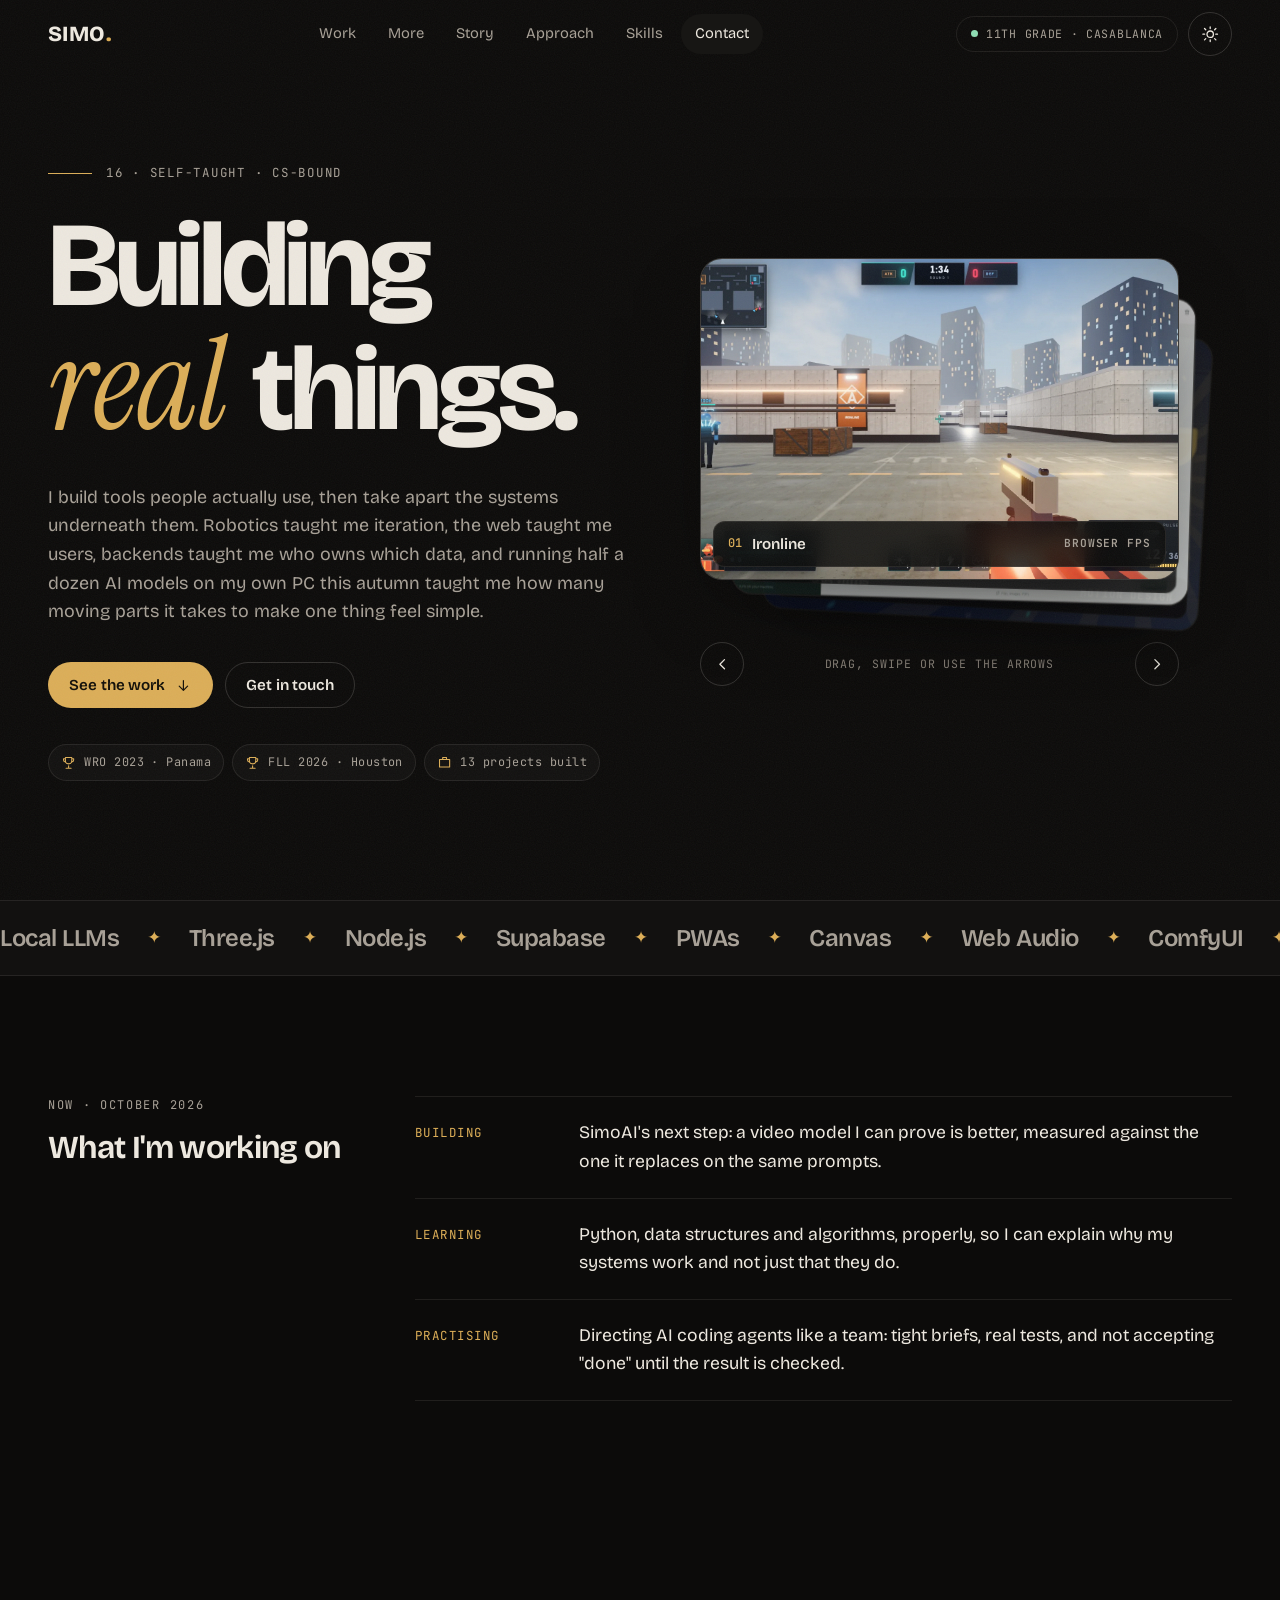
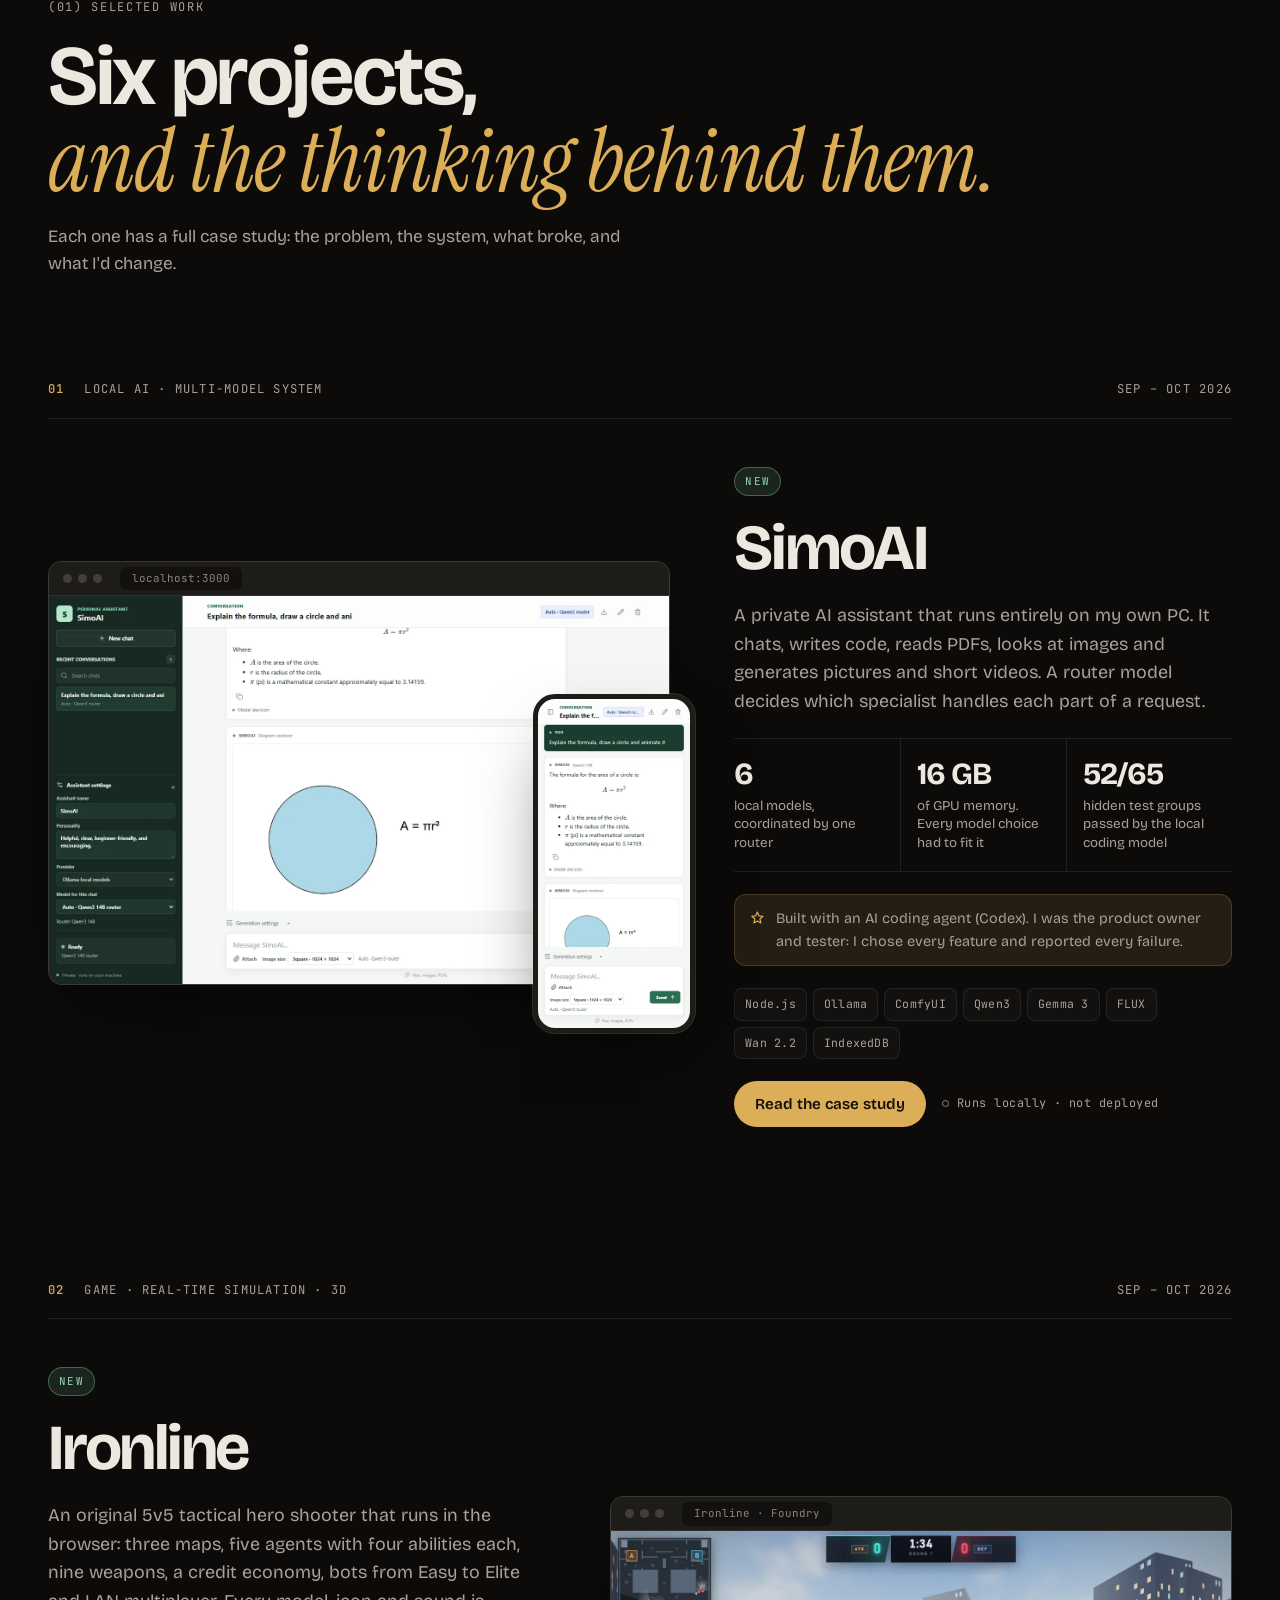
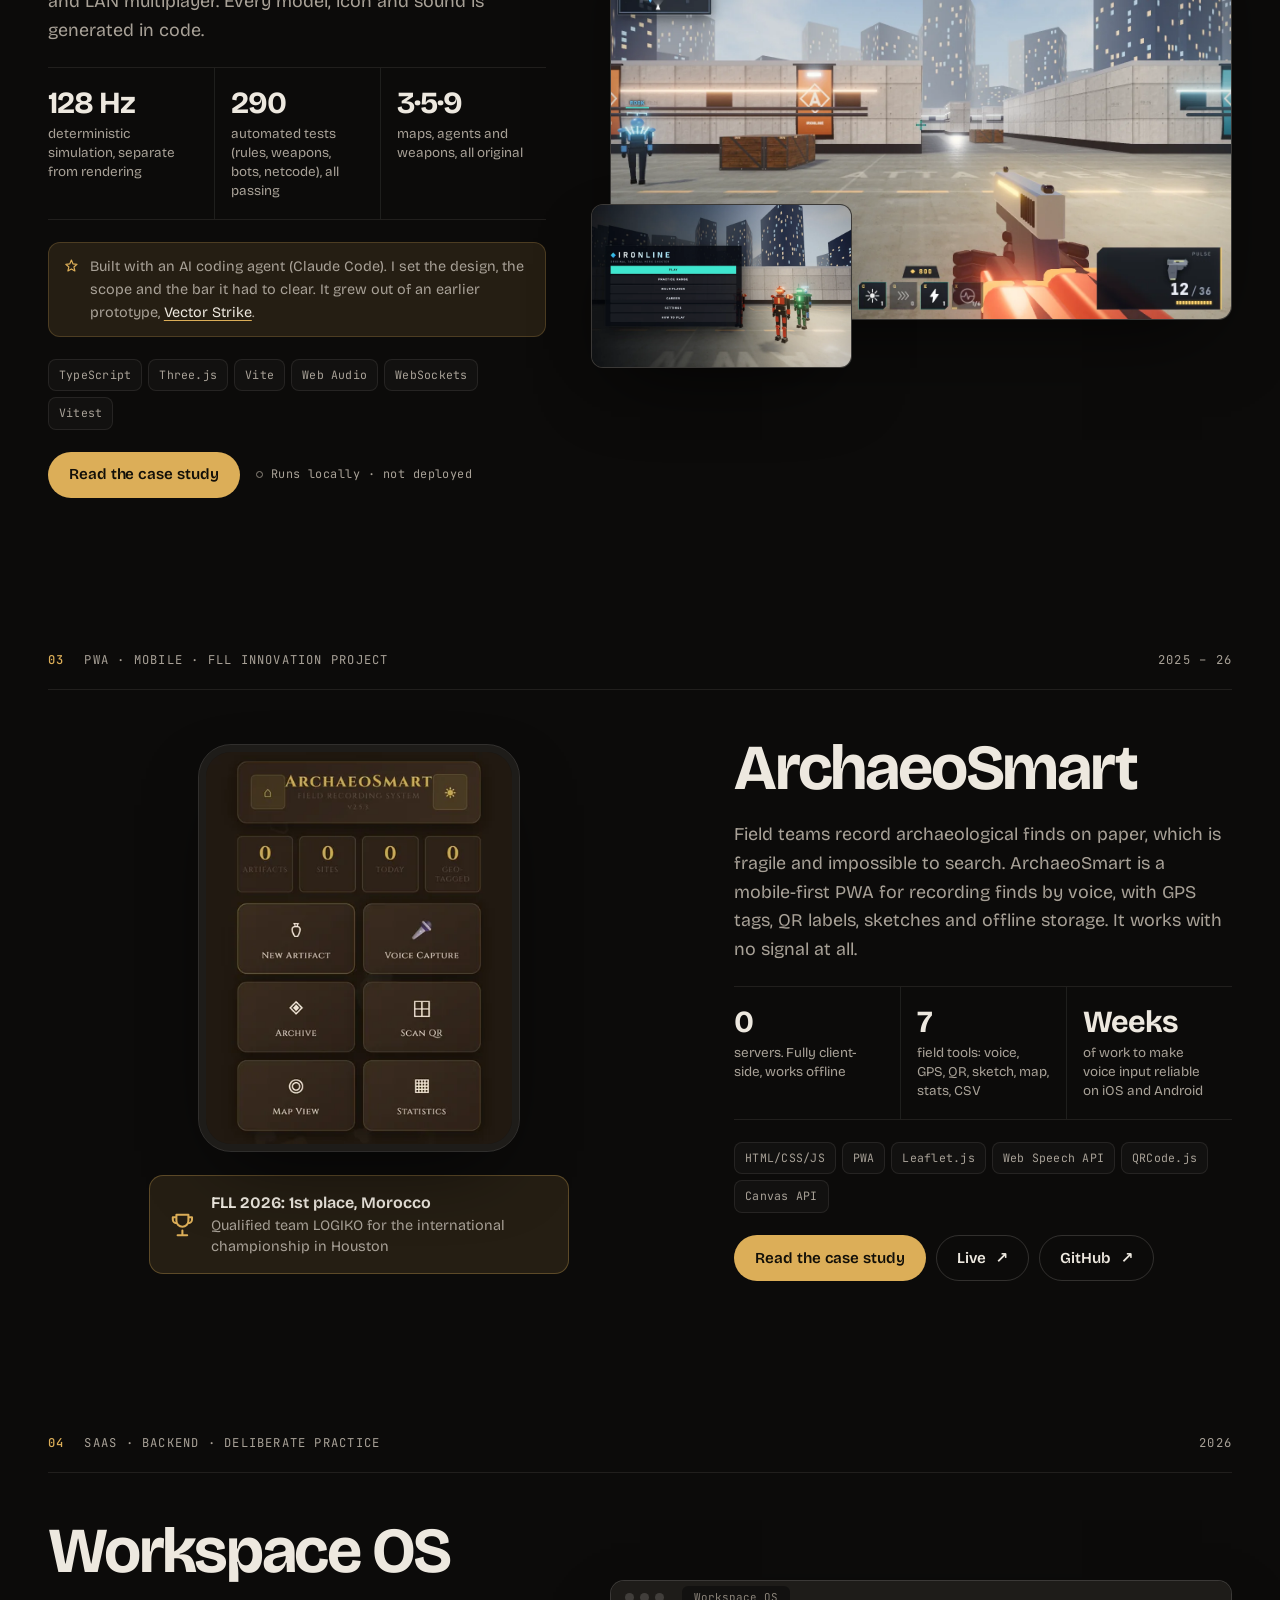
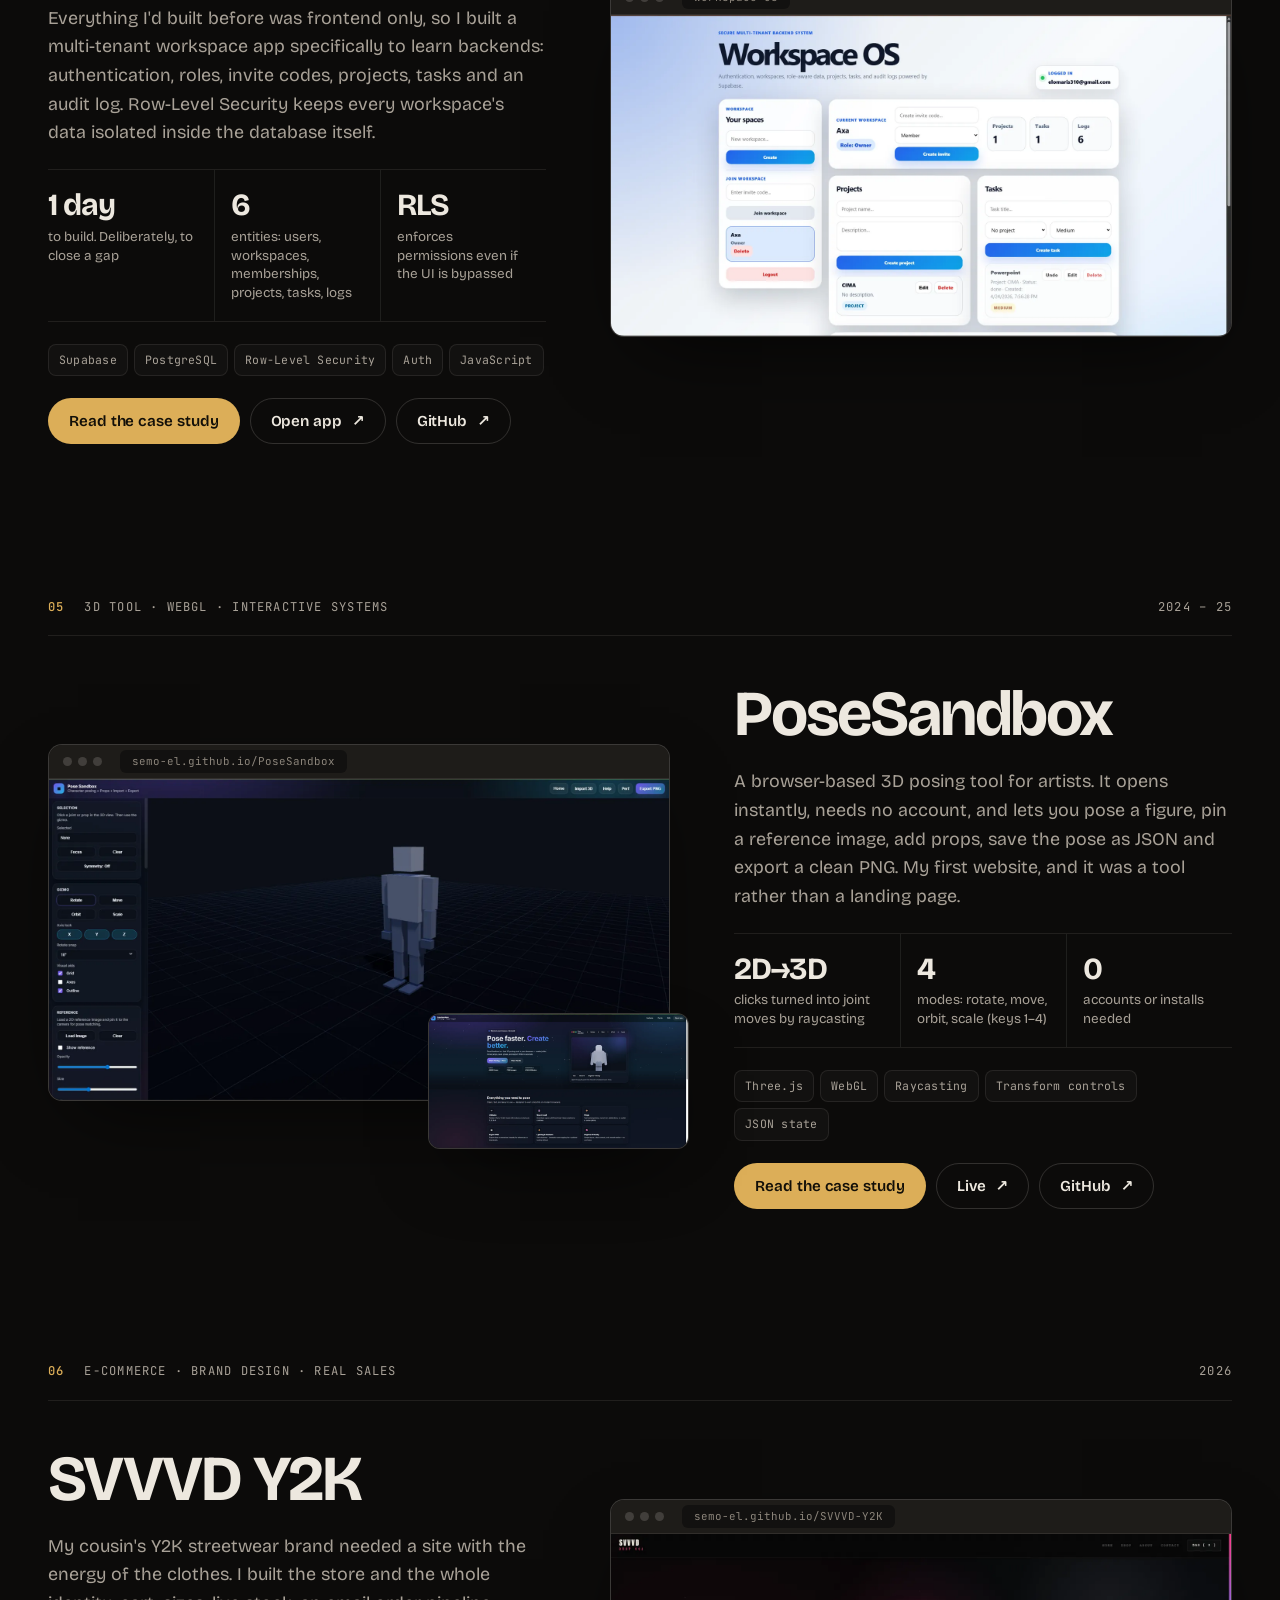
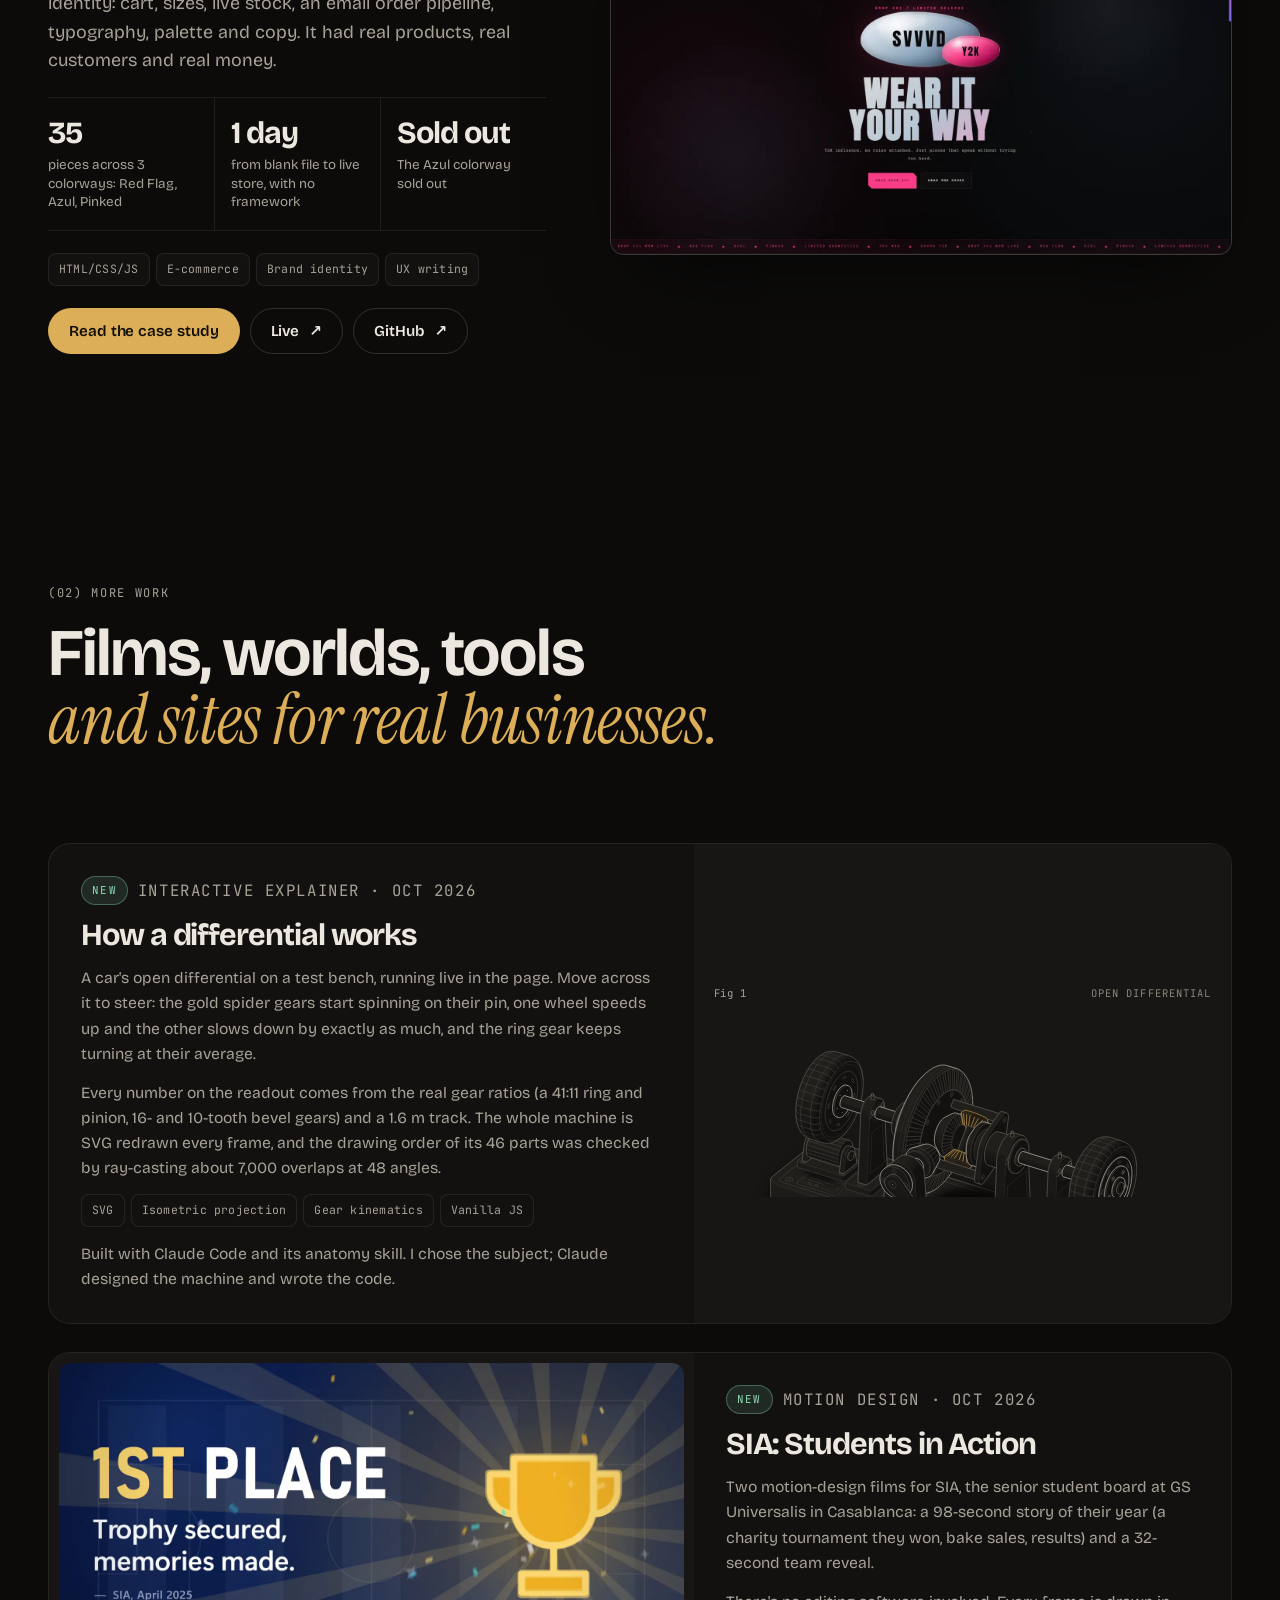
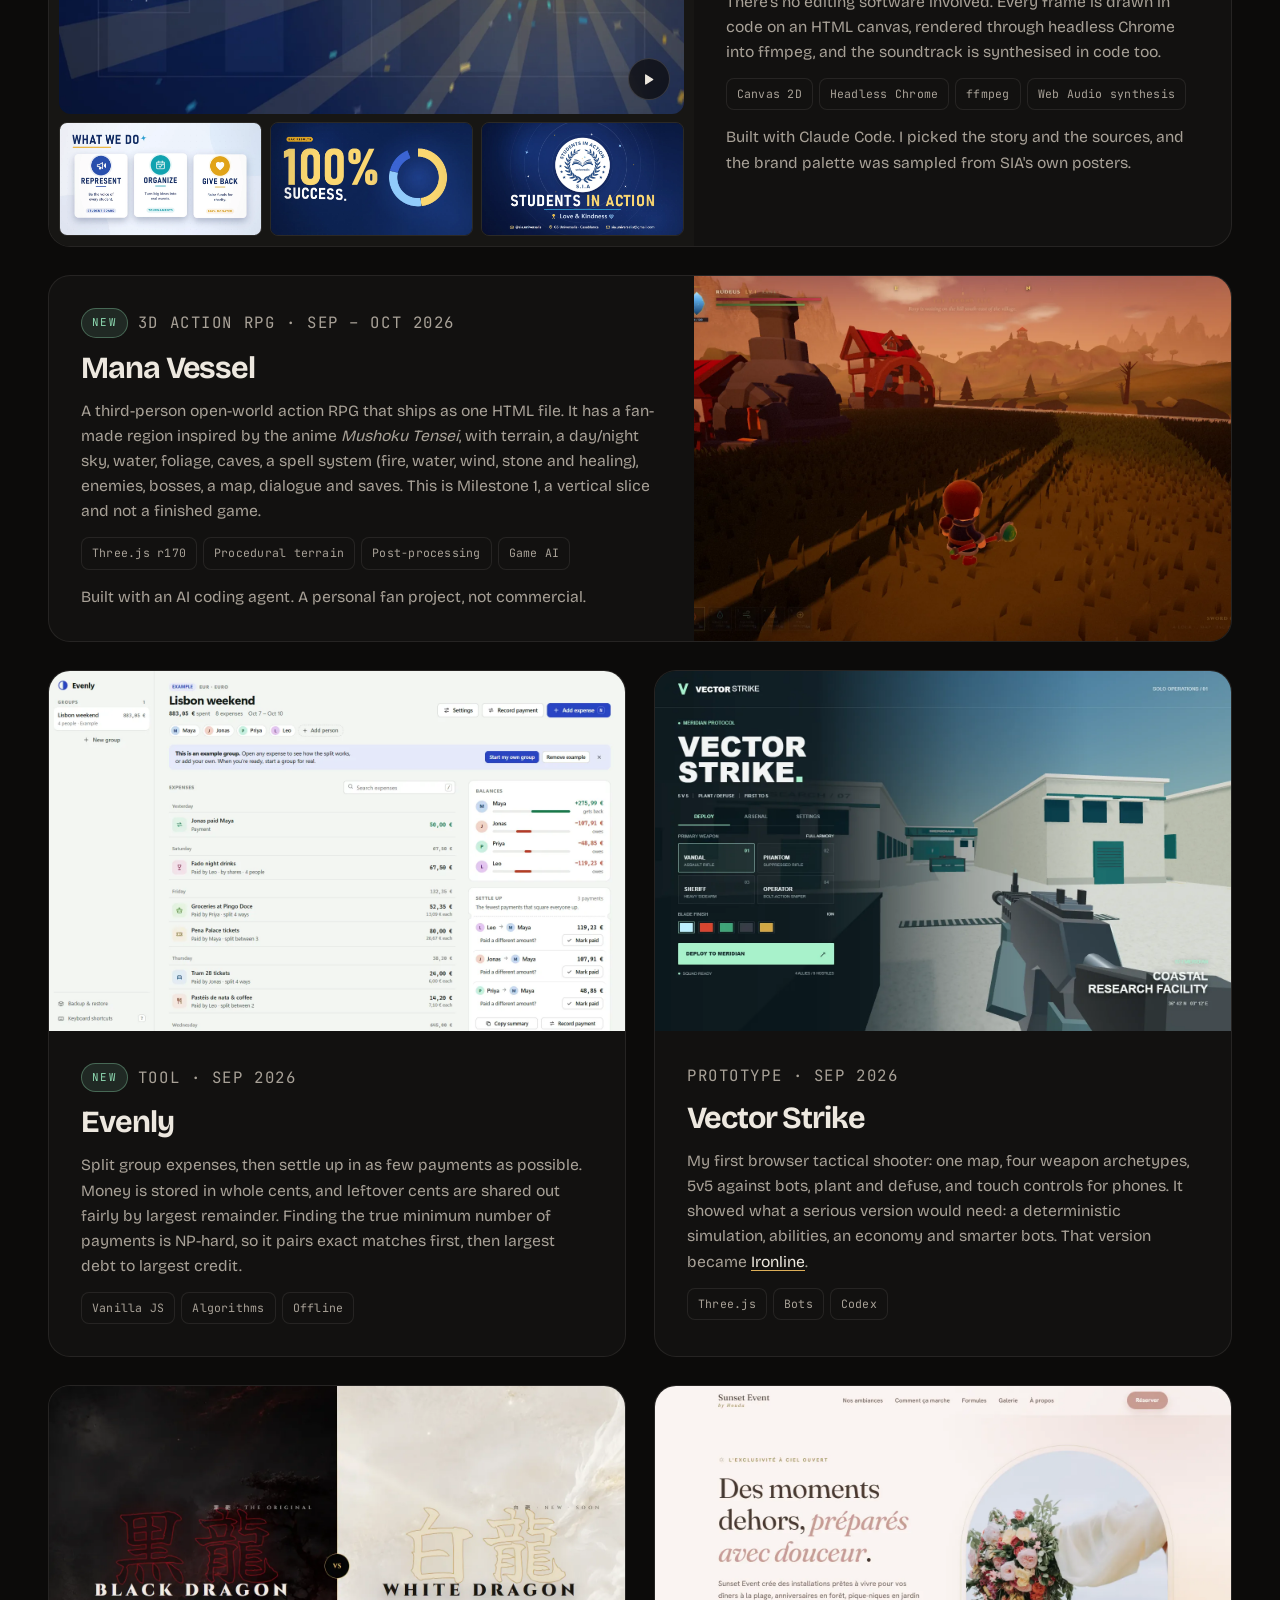
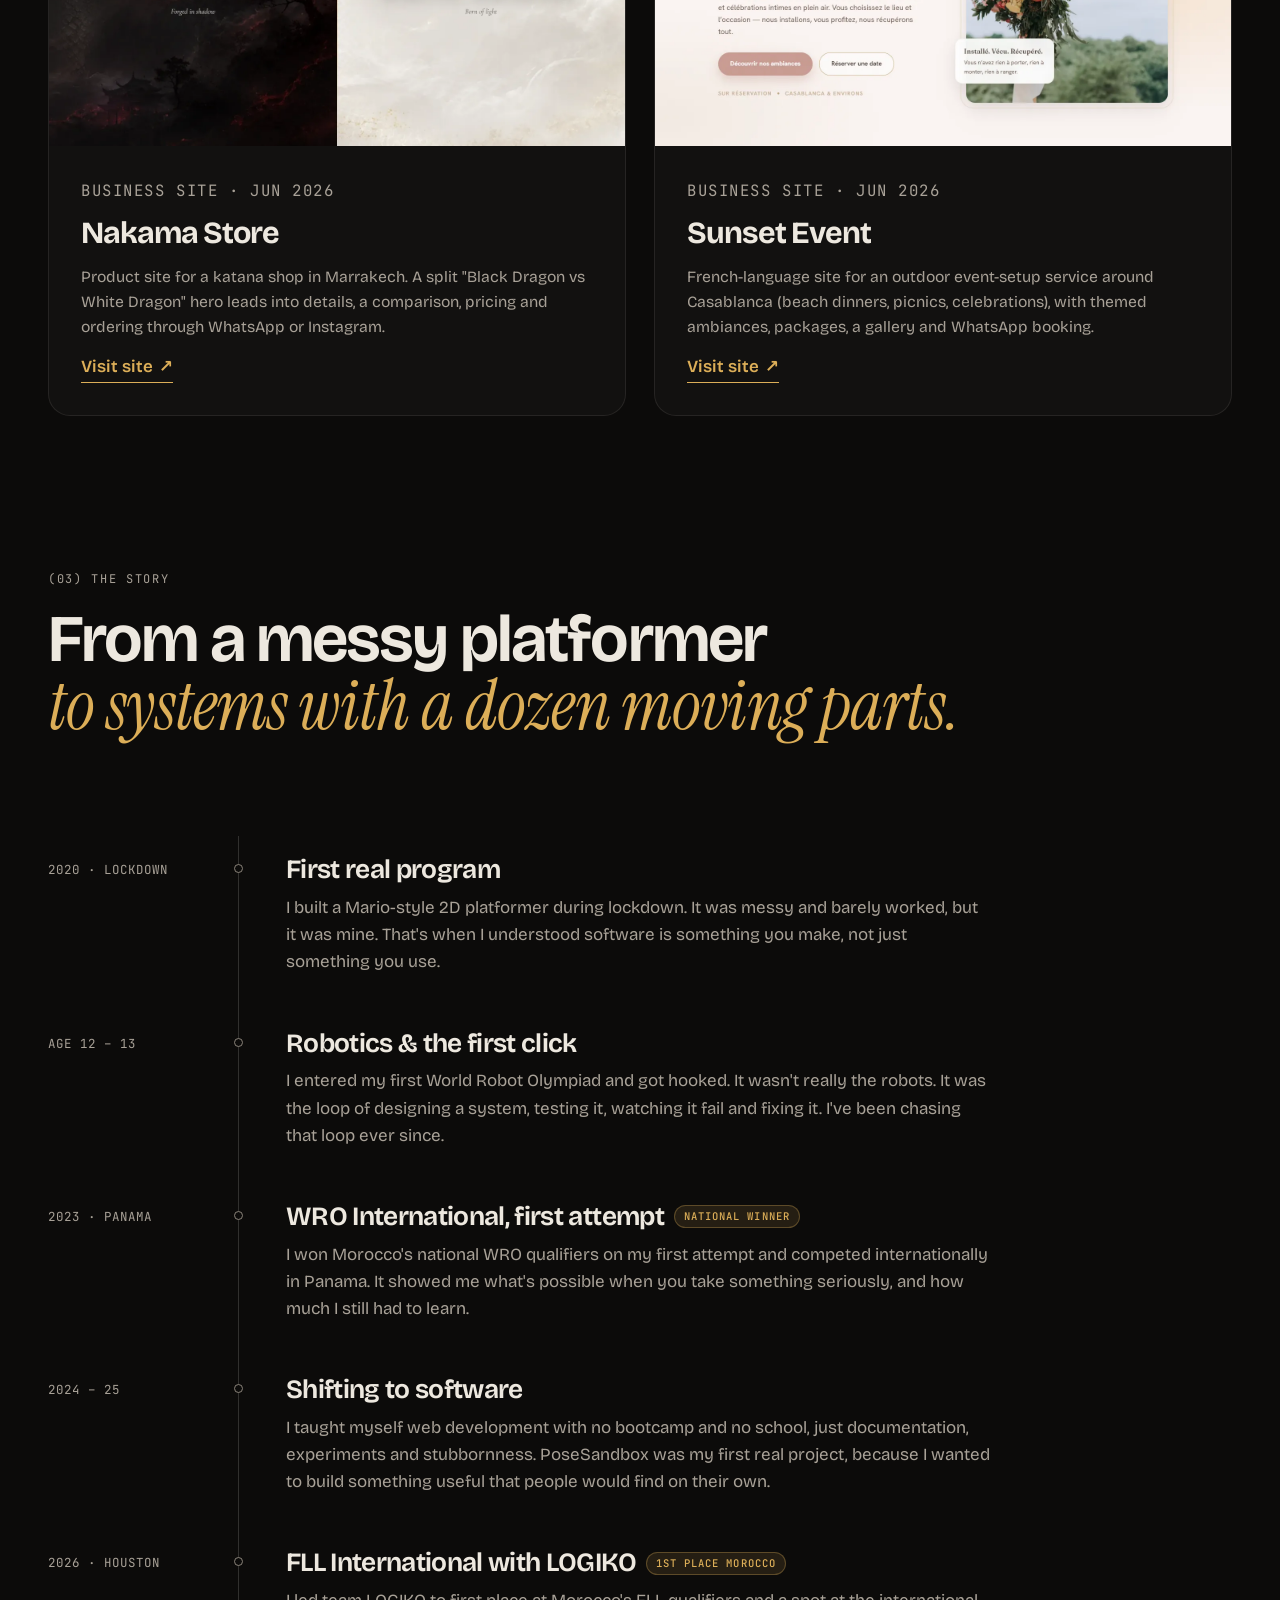
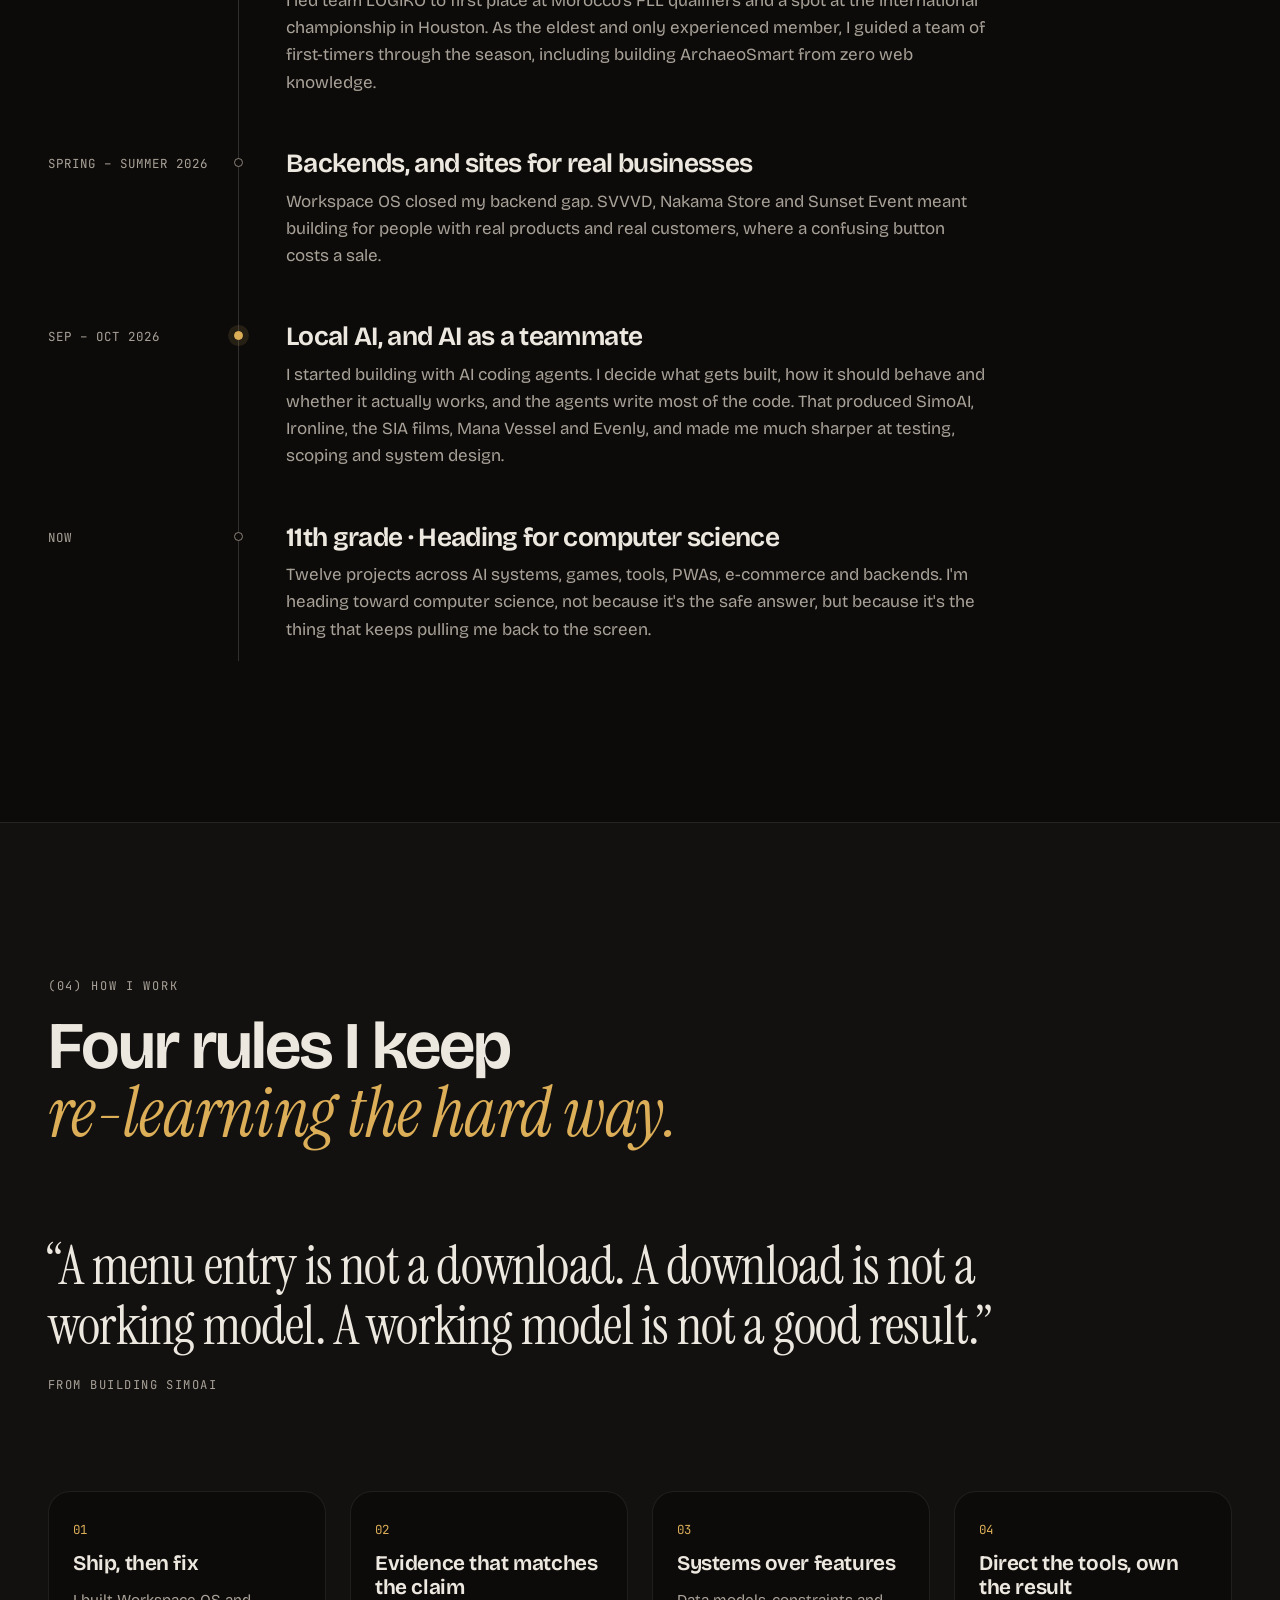
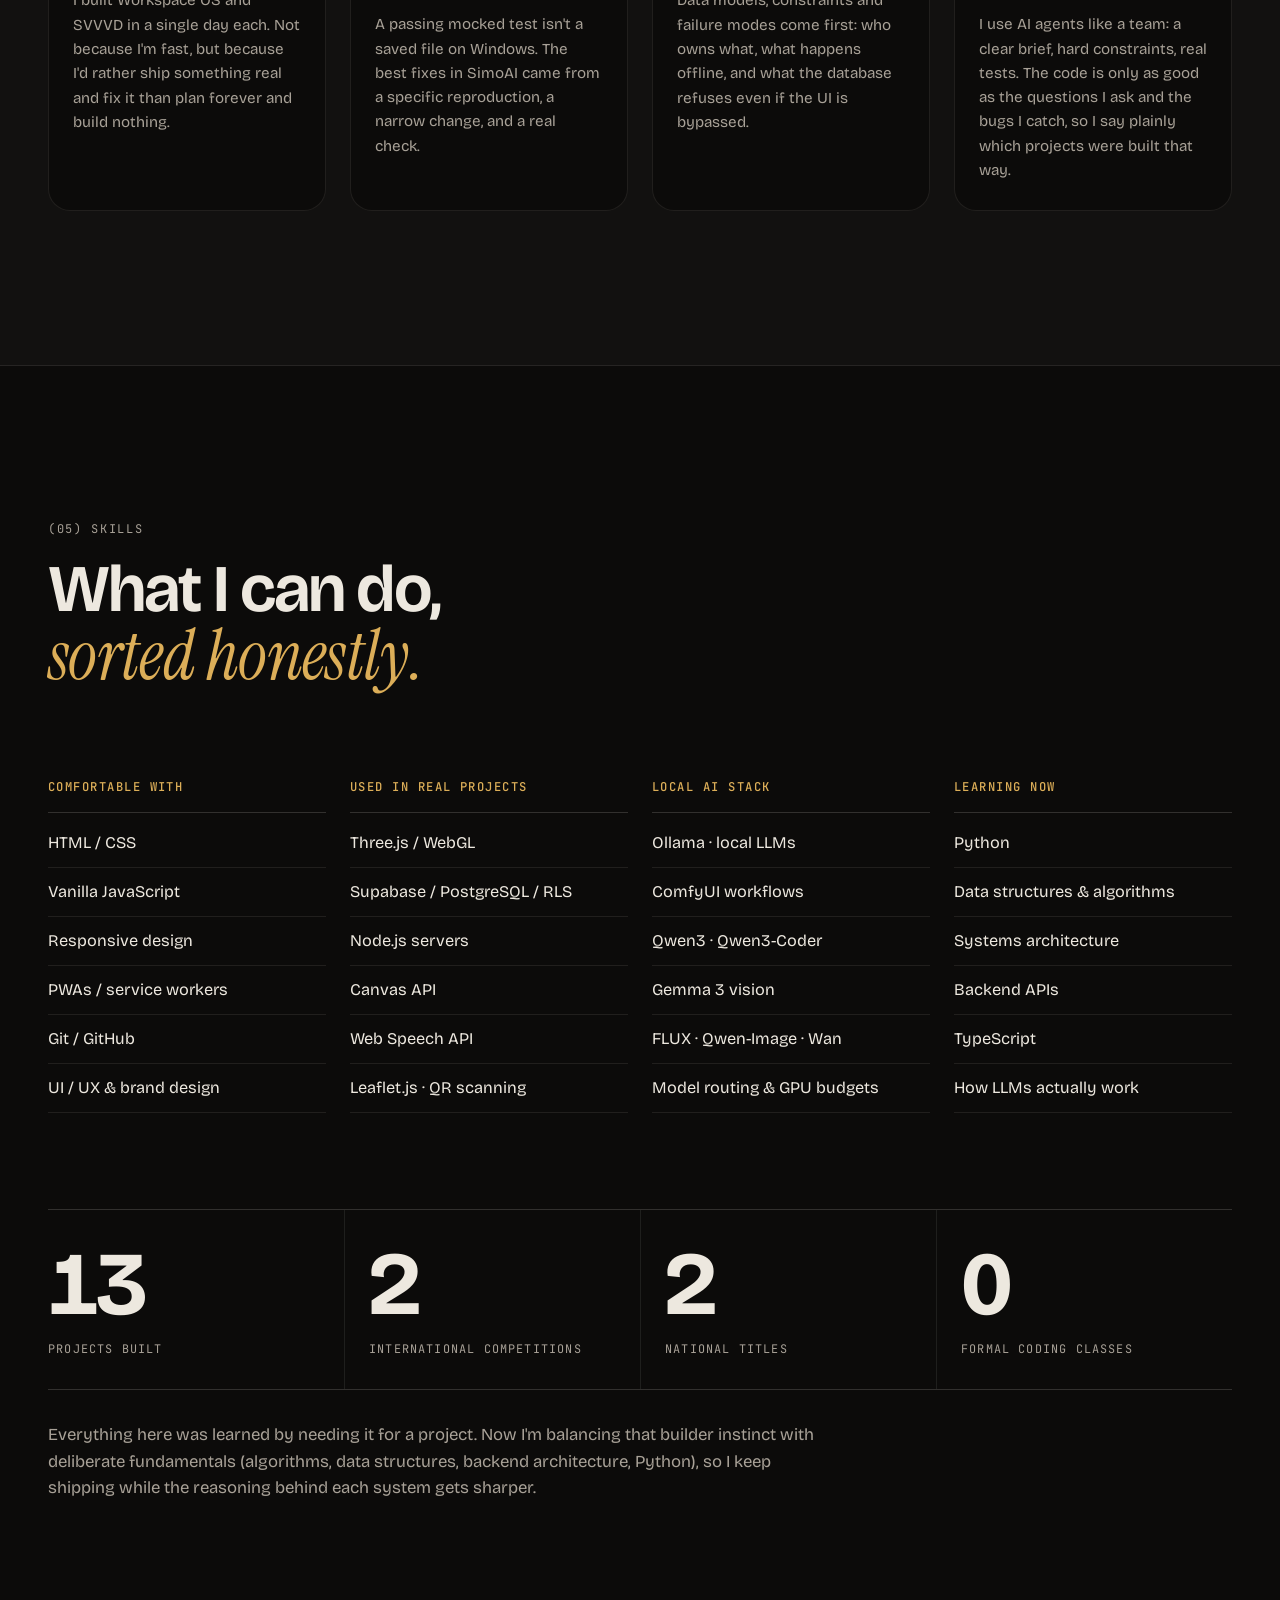
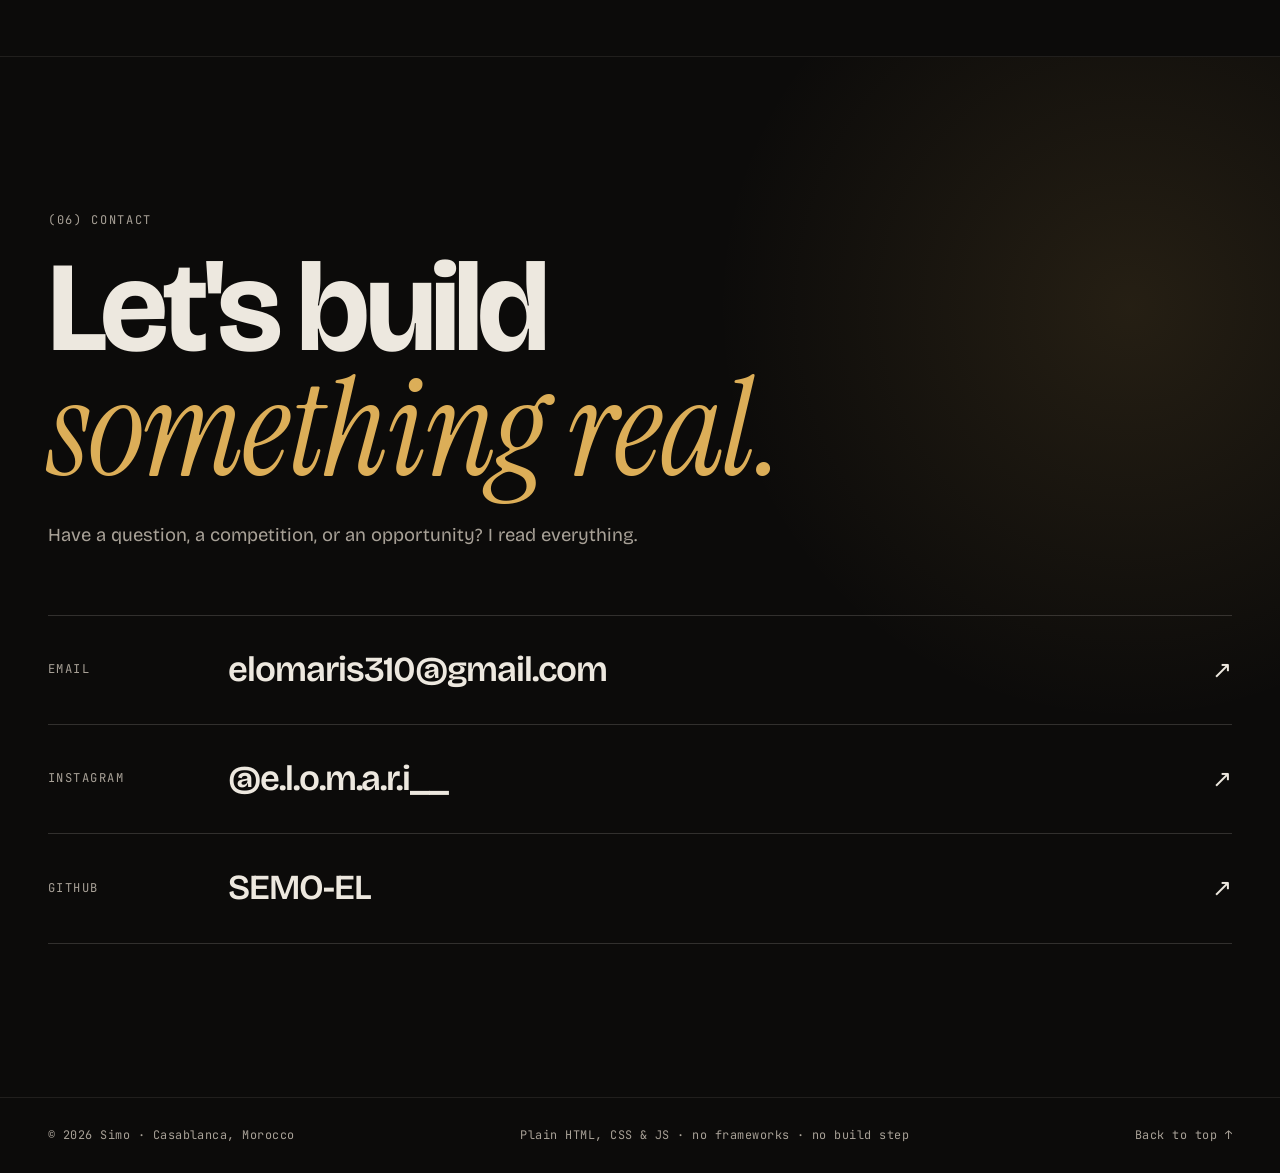
<file: index.html>
<!DOCTYPE html>
<html lang="en" data-theme="dark">
<head>
  <meta charset="UTF-8" />
  <meta name="viewport" content="width=device-width, initial-scale=1" />
  <title>Simo — Builder, 16, Casablanca</title>
  <meta name="description" content="Simo, a 16-year-old self-taught builder from Casablanca. Local AI systems, browser games, PWAs, backends and motion design: twelve projects, each with the reasoning behind it." />
  <meta name="theme-color" content="#0c0b0a" />
  <link rel="canonical" href="https://semo-el.github.io/Humble_Portfolio/" />

  <meta property="og:type" content="website" />
  <meta property="og:title" content="Simo — Building real things" />
  <meta property="og:description" content="Local AI systems, browser games, PWAs, backends and motion design, from a 16-year-old builder in Casablanca." />
  <meta property="og:url" content="https://semo-el.github.io/Humble_Portfolio/" />
  <meta property="og:image" content="https://semo-el.github.io/Humble_Portfolio/images/og-image.png" />
  <meta property="og:image:width" content="1200" />
  <meta property="og:image:height" content="630" />
  <meta name="twitter:card" content="summary_large_image" />

  <link rel="icon" href="favicon.svg" type="image/svg+xml" />
  <link rel="preconnect" href="https://fonts.googleapis.com" />
  <link rel="preconnect" href="https://fonts.gstatic.com" crossorigin />
  <link href="https://fonts.googleapis.com/css2?family=Bricolage+Grotesque:opsz,wght@12..96,300..800&family=Instrument+Serif:ital@0;1&family=JetBrains+Mono:wght@400;500&display=swap" rel="stylesheet" />
  <link rel="stylesheet" href="style.css" />

  <!-- Apply the saved theme before first paint to avoid a flash -->
  <script>
    document.documentElement.classList.add('js');
    try { var t = localStorage.getItem('simo-theme'); if (t === 'light' || t === 'dark') document.documentElement.dataset.theme = t; } catch (e) {}
  </script>
</head>
<body>
  <a class="skip" href="#main">Skip to content</a>
  <div class="progress" aria-hidden="true"><span id="progressBar"></span></div>

  <!-- ============================== NAV ============================== -->
  <header class="nav" id="nav">
    <div class="nav-inner wrap">
      <a class="logo" href="#top" aria-label="Simo, back to top">SIMO<span>.</span></a>

      <nav class="nav-links" aria-label="Main">
        <a href="#work">Work</a>
        <a href="#more">More</a>
        <a href="#story">Story</a>
        <a href="#approach">Approach</a>
        <a href="#skills">Skills</a>
        <a href="#contact">Contact</a>
      </nav>

      <div class="nav-right">
        <span class="status"><span class="status-dot" aria-hidden="true"></span>11th grade · Casablanca</span>
        <button class="icon-btn" id="themeToggle" type="button" aria-label="Switch to light theme">
          <svg class="i-sun" viewBox="0 0 24 24" aria-hidden="true"><circle cx="12" cy="12" r="4.2"/><path d="M12 2.5v2.2M12 19.3v2.2M4.6 4.6l1.6 1.6M17.8 17.8l1.6 1.6M2.5 12h2.2M19.3 12h2.2M4.6 19.4l1.6-1.6M17.8 6.2l1.6-1.6"/></svg>
          <svg class="i-moon" viewBox="0 0 24 24" aria-hidden="true"><path d="M20 14.5A8.5 8.5 0 0 1 9.5 4a8.5 8.5 0 1 0 10.5 10.5Z"/></svg>
        </button>
        <button class="icon-btn menu-btn" id="menuBtn" type="button" aria-label="Open menu" aria-expanded="false" aria-controls="mobileMenu">
          <svg viewBox="0 0 24 24" aria-hidden="true"><path d="M4 8h16M4 16h16"/></svg>
        </button>
      </div>
    </div>

    <div class="mobile-menu" id="mobileMenu" hidden>
      <nav aria-label="Mobile">
        <a href="#work">Work</a>
        <a href="#more">More work</a>
        <a href="#story">Story</a>
        <a href="#approach">Approach</a>
        <a href="#skills">Skills</a>
        <a href="#contact">Contact</a>
      </nav>
    </div>
  </header>

  <main id="main">
    <!-- ============================== HERO ============================== -->
    <section class="hero wrap" id="top">
      <div class="hero-copy">
        <p class="eyebrow reveal"><span class="rule" aria-hidden="true"></span>16 · Self-taught · CS-bound</p>
        <h1 class="hero-title">
          <span class="line"><span>Building</span></span>
          <span class="line"><span><em>real</em> things.</span></span>
        </h1>
        <p class="hero-lead reveal">
          I build tools people actually use, then take apart the systems underneath them. Robotics taught me iteration,
          the web taught me users, backends taught me who owns which data, and running half a dozen AI models on my own PC
          this autumn taught me how many moving parts it takes to make one thing feel simple.
        </p>
        <div class="hero-actions reveal">
          <a class="btn btn-primary" href="#work">See the work
            <svg viewBox="0 0 24 24" aria-hidden="true"><path d="M12 5v14M6 13l6 6 6-6"/></svg>
          </a>
          <a class="btn btn-ghost" href="#contact">Get in touch</a>
        </div>
        <ul class="hero-pills reveal" aria-label="Highlights">
          <li><svg viewBox="0 0 24 24" aria-hidden="true"><path d="M8 21h8M12 17v4M7 4h10v5a5 5 0 0 1-10 0V4ZM7 6H4v2a3 3 0 0 0 3 3M17 6h3v2a3 3 0 0 1-3 3"/></svg>WRO 2023 · Panama</li>
          <li><svg viewBox="0 0 24 24" aria-hidden="true"><path d="M8 21h8M12 17v4M7 4h10v5a5 5 0 0 1-10 0V4ZM7 6H4v2a3 3 0 0 0 3 3M17 6h3v2a3 3 0 0 1-3 3"/></svg>FLL 2026 · Houston</li>
          <li><svg viewBox="0 0 24 24" aria-hidden="true"><path d="M4 7h16v12H4zM9 7V4h6v3"/></svg>13 projects built</li>
        </ul>
      </div>

      <div class="deck-wrap reveal" aria-roledescription="carousel" aria-label="Project previews">
        <div class="deck" id="deck">
          <a class="deck-card" href="#ironline" data-i="0">
            <img src="images/ironline-match.webp" alt="Ironline first-person view at the start of a round, with minimap and HUD" width="1440" height="900" />
            <span class="deck-meta"><b>01</b> Ironline <i>Browser FPS</i></span>
          </a>
          <a class="deck-card" href="#simoai" data-i="1">
            <img src="images/simoai-auto.webp" alt="SimoAI answering a request with a written formula and a rendered circle diagram" width="1440" height="900" />
            <span class="deck-meta"><b>02</b> SimoAI <i>Local AI</i></span>
          </a>
          <a class="deck-card" href="#sia" data-i="2">
            <img src="images/sia-first-place.webp" alt="Frame from the SIA film: '1st place, trophy secured' over gold light rays" width="1600" height="900" />
            <span class="deck-meta"><b>03</b> SIA films <i>Motion design</i></span>
          </a>
          <a class="deck-card" href="#mana" data-i="3">
            <img src="images/mana-vessel-title.webp" alt="Mana Vessel title screen over a valley with a village and a river" width="1440" height="900" />
            <span class="deck-meta"><b>04</b> Mana Vessel <i>3D RPG</i></span>
          </a>
          <a class="deck-card" href="#posesandbox" data-i="4">
            <img src="images/posesandbox-app.webp" alt="PoseSandbox editor with a posable 3D figure on a grid" width="1600" height="829" />
            <span class="deck-meta"><b>05</b> PoseSandbox <i>3D tool</i></span>
          </a>
          <a class="deck-card" href="#svvvd" data-i="5">
            <img src="images/svvvd.webp" alt="SVVVD Y2K store homepage: 'Wear it your way'" width="1600" height="825" />
            <span class="deck-meta"><b>06</b> SVVVD Y2K <i>E-commerce</i></span>
          </a>
        </div>
        <div class="deck-ui">
          <button class="icon-btn" id="deckPrev" type="button" aria-label="Previous project">
            <svg viewBox="0 0 24 24" aria-hidden="true"><path d="M15 6l-6 6 6 6"/></svg>
          </button>
          <p class="deck-hint" id="deckHint"><span>Drag, swipe or use the arrows</span></p>
          <button class="icon-btn" id="deckNext" type="button" aria-label="Next project">
            <svg viewBox="0 0 24 24" aria-hidden="true"><path d="M9 6l6 6-6 6"/></svg>
          </button>
        </div>
      </div>
    </section>

    <!-- ============================== TICKER ============================== -->
    <div class="ticker" aria-hidden="true">
      <div class="ticker-track">
        <span>Local LLMs</span><span>Three.js</span><span>Node.js</span><span>Supabase</span><span>PWAs</span><span>Canvas</span><span>Web Audio</span><span>ComfyUI</span><span>Ollama</span><span>WebGL</span><span>Robotics</span><span>Brand design</span>
        <span>Local LLMs</span><span>Three.js</span><span>Node.js</span><span>Supabase</span><span>PWAs</span><span>Canvas</span><span>Web Audio</span><span>ComfyUI</span><span>Ollama</span><span>WebGL</span><span>Robotics</span><span>Brand design</span>
      </div>
    </div>

    <!-- ============================== NOW ============================== -->
    <section class="now wrap" aria-labelledby="now-title">
      <div class="now-head reveal">
        <p class="label">Now · October 2026</p>
        <h2 id="now-title" class="h-sm">What I'm working on</h2>
      </div>
      <ul class="now-list">
        <li class="reveal"><span class="now-k">Building</span><span>SimoAI's next step: a video model I can prove is better, measured against the one it replaces on the same prompts.</span></li>
        <li class="reveal"><span class="now-k">Learning</span><span>Python, data structures and algorithms, properly, so I can explain why my systems work and not just that they do.</span></li>
        <li class="reveal"><span class="now-k">Practising</span><span>Directing AI coding agents like a team: tight briefs, real tests, and not accepting "done" until the result is checked.</span></li>
      </ul>
    </section>

    <!-- ============================== SELECTED WORK ============================== -->
    <section class="work" id="work" aria-labelledby="work-title">
      <div class="section-head wrap reveal">
        <p class="label">(01) Selected work</p>
        <h2 id="work-title" class="h-xl">Six projects,<br /><em>and the thinking behind them.</em></h2>
        <p class="section-sub">Each one has a full case study: the problem, the system, what broke, and what I'd change.</p>
      </div>

      <!-- ---------- 01 SimoAI ---------- -->
      <article class="case wrap" id="simoai" aria-labelledby="simoai-title">
        <header class="case-top reveal">
          <span class="case-num">01</span>
          <span class="case-cat">Local AI · Multi-model system</span>
          <span class="case-year">Sep – Oct 2026</span>
        </header>
        <div class="case-grid">
          <div class="case-media reveal">
            <figure class="shot shot-browser">
              <div class="shot-bar" aria-hidden="true"><i></i><i></i><i></i><span>localhost:3000</span></div>
              <img src="images/simoai-auto.webp" alt="SimoAI in Auto mode: one request returns a written explanation of the circle area formula, then a rendered diagram" width="1440" height="900" loading="lazy" />
            </figure>
            <figure class="shot shot-phone">
              <img src="images/simoai-mobile.webp" alt="SimoAI on a phone-sized screen showing the same conversation" width="390" height="844" loading="lazy" />
            </figure>
          </div>
          <div class="case-body reveal">
            <span class="badge badge-new">New</span>
            <h3 id="simoai-title" class="case-title">SimoAI</h3>
            <p class="case-lead">A private AI assistant that runs entirely on my own PC. It chats, writes code, reads PDFs, looks at images and generates pictures and short videos. A router model decides which specialist handles each part of a request.</p>
            <dl class="facts">
              <div><dt>6</dt><dd>local models, coordinated by one router</dd></div>
              <div><dt>16&nbsp;GB</dt><dd>of GPU memory. Every model choice had to fit it</dd></div>
              <div><dt>52/65</dt><dd>hidden test groups passed by the local coding model</dd></div>
            </dl>
            <p class="built"><svg viewBox="0 0 24 24" aria-hidden="true"><path d="M12 3l2.2 5.3L20 9l-4.4 3.8L17 18.5 12 15.6 7 18.5l1.4-5.7L4 9l5.8-.7Z"/></svg><span>Built with an AI coding agent (Codex). I was the product owner and tester: I chose every feature and reported every failure.</span></p>
            <ul class="chips" aria-label="Stack"><li>Node.js</li><li>Ollama</li><li>ComfyUI</li><li>Qwen3</li><li>Gemma 3</li><li>FLUX</li><li>Wan 2.2</li><li>IndexedDB</li></ul>
            <div class="case-actions">
              <button class="btn btn-primary" type="button" data-case="simoai" aria-label="Read the SimoAI case study">Read the case study</button>
              <span class="note-local"><span class="dot-local" aria-hidden="true"></span>Runs locally · not deployed</span>
            </div>
          </div>
        </div>
      </article>

      <!-- ---------- 02 Ironline ---------- -->
      <article class="case case-flip wrap" id="ironline" aria-labelledby="ironline-title">
        <header class="case-top reveal">
          <span class="case-num">02</span>
          <span class="case-cat">Game · Real-time simulation · 3D</span>
          <span class="case-year">Sep – Oct 2026</span>
        </header>
        <div class="case-grid">
          <div class="case-media reveal">
            <figure class="shot shot-browser">
              <div class="shot-bar" aria-hidden="true"><i></i><i></i><i></i><span>Ironline · Foundry</span></div>
              <img src="images/ironline-match.webp" alt="Ironline gameplay: first-person pistol, a teammate, the A site sign, minimap, score and ability bar" width="1440" height="900" loading="lazy" />
            </figure>
            <figure class="shot shot-inset">
              <img src="images/ironline-menu.webp" alt="Ironline main menu with robot agents standing on the map" width="1440" height="900" loading="lazy" />
            </figure>
          </div>
          <div class="case-body reveal">
            <span class="badge badge-new">New</span>
            <h3 id="ironline-title" class="case-title">Ironline</h3>
            <p class="case-lead">An original 5v5 tactical hero shooter that runs in the browser: three maps, five agents with four abilities each, nine weapons, a credit economy, bots from Easy to Elite and LAN multiplayer. Every model, icon and sound is generated in code.</p>
            <dl class="facts">
              <div><dt>128&nbsp;Hz</dt><dd>deterministic simulation, separate from rendering</dd></div>
              <div><dt>290</dt><dd>automated tests (rules, weapons, bots, netcode), all passing</dd></div>
              <div><dt>3·5·9</dt><dd>maps, agents and weapons, all original</dd></div>
            </dl>
            <p class="built"><svg viewBox="0 0 24 24" aria-hidden="true"><path d="M12 3l2.2 5.3L20 9l-4.4 3.8L17 18.5 12 15.6 7 18.5l1.4-5.7L4 9l5.8-.7Z"/></svg><span>Built with an AI coding agent (Claude Code). I set the design, the scope and the bar it had to clear. It grew out of an earlier prototype, <a href="#vector">Vector Strike</a>.</span></p>
            <ul class="chips" aria-label="Stack"><li>TypeScript</li><li>Three.js</li><li>Vite</li><li>Web Audio</li><li>WebSockets</li><li>Vitest</li></ul>
            <div class="case-actions">
              <button class="btn btn-primary" type="button" data-case="ironline" aria-label="Read the Ironline case study">Read the case study</button>
              <span class="note-local"><span class="dot-local" aria-hidden="true"></span>Runs locally · not deployed</span>
            </div>
          </div>
        </div>
      </article>

      <!-- ---------- 03 ArchaeoSmart ---------- -->
      <article class="case wrap" id="archaeosmart" aria-labelledby="archaeosmart-title">
        <header class="case-top reveal">
          <span class="case-num">03</span>
          <span class="case-cat">PWA · Mobile · FLL innovation project</span>
          <span class="case-year">2025 – 26</span>
        </header>
        <div class="case-grid">
          <div class="case-media case-media-phone reveal">
            <figure class="shot shot-phone shot-phone-lg">
              <img src="images/archaeosmart-mobile.webp" alt="ArchaeoSmart home screen on a phone: counters and six tool tiles" width="390" height="500" loading="lazy" />
            </figure>
            <div class="award">
              <svg viewBox="0 0 24 24" aria-hidden="true"><path d="M8 21h8M12 17v4M7 4h10v5a5 5 0 0 1-10 0V4ZM7 6H4v2a3 3 0 0 0 3 3M17 6h3v2a3 3 0 0 1-3 3"/></svg>
              <p><b>FLL 2026: 1st place, Morocco</b><span>Qualified team LOGIKO for the international championship in Houston</span></p>
            </div>
          </div>
          <div class="case-body reveal">
            <h3 id="archaeosmart-title" class="case-title">ArchaeoSmart</h3>
            <p class="case-lead">Field teams record archaeological finds on paper, which is fragile and impossible to search. ArchaeoSmart is a mobile-first PWA for recording finds by voice, with GPS tags, QR labels, sketches and offline storage. It works with no signal at all.</p>
            <dl class="facts">
              <div><dt>0</dt><dd>servers. Fully client-side, works offline</dd></div>
              <div><dt>7</dt><dd>field tools: voice, GPS, QR, sketch, map, stats, CSV</dd></div>
              <div><dt>Weeks</dt><dd>of work to make voice input reliable on iOS and Android</dd></div>
            </dl>
            <ul class="chips" aria-label="Stack"><li>HTML/CSS/JS</li><li>PWA</li><li>Leaflet.js</li><li>Web Speech API</li><li>QRCode.js</li><li>Canvas API</li></ul>
            <div class="case-actions">
              <button class="btn btn-primary" type="button" data-case="archaeosmart" aria-label="Read the ArchaeoSmart case study">Read the case study</button>
              <a class="btn btn-ghost" href="https://semo-el.github.io/ArchaeoSmart_V2/" target="_blank" rel="noopener" aria-label="ArchaeoSmart: live site (opens in a new tab)">Live <span aria-hidden="true">↗</span></a>
              <a class="btn btn-ghost" href="https://github.com/SEMO-EL/ArchaeoSmart_V2" target="_blank" rel="noopener" aria-label="ArchaeoSmart: GitHub (opens in a new tab)">GitHub <span aria-hidden="true">↗</span></a>
            </div>
          </div>
        </div>
      </article>

      <!-- ---------- 04 Workspace OS ---------- -->
      <article class="case case-flip wrap" id="workspace" aria-labelledby="workspace-title">
        <header class="case-top reveal">
          <span class="case-num">04</span>
          <span class="case-cat">SaaS · Backend · Deliberate practice</span>
          <span class="case-year">2026</span>
        </header>
        <div class="case-grid">
          <div class="case-media reveal">
            <figure class="shot shot-browser">
              <div class="shot-bar" aria-hidden="true"><i></i><i></i><i></i><span>Workspace OS</span></div>
              <img src="images/workspace-os.webp" alt="Workspace OS dashboard: workspaces with roles, invite codes, projects and tasks" width="1600" height="829" loading="lazy" />
            </figure>
          </div>
          <div class="case-body reveal">
            <h3 id="workspace-title" class="case-title">Workspace OS</h3>
            <p class="case-lead">Everything I'd built before was frontend only, so I built a multi-tenant workspace app specifically to learn backends: authentication, roles, invite codes, projects, tasks and an audit log. Row-Level Security keeps every workspace's data isolated inside the database itself.</p>
            <dl class="facts">
              <div><dt>1&nbsp;day</dt><dd>to build. Deliberately, to close a gap</dd></div>
              <div><dt>6</dt><dd>entities: users, workspaces, memberships, projects, tasks, logs</dd></div>
              <div><dt>RLS</dt><dd>enforces permissions even if the UI is bypassed</dd></div>
            </dl>
            <ul class="chips" aria-label="Stack"><li>Supabase</li><li>PostgreSQL</li><li>Row-Level Security</li><li>Auth</li><li>JavaScript</li></ul>
            <div class="case-actions">
              <button class="btn btn-primary" type="button" data-case="workspace" aria-label="Read the Workspace OS case study">Read the case study</button>
              <a class="btn btn-ghost" href="https://semo-el.github.io/Workspace_OS/" target="_blank" rel="noopener" aria-label="Workspace OS: Open app (opens in a new tab)">Open app <span aria-hidden="true">↗</span></a>
              <a class="btn btn-ghost" href="https://github.com/SEMO-EL/Workspace_OS" target="_blank" rel="noopener" aria-label="Workspace OS: GitHub (opens in a new tab)">GitHub <span aria-hidden="true">↗</span></a>
            </div>
          </div>
        </div>
      </article>

      <!-- ---------- 05 PoseSandbox ---------- -->
      <article class="case wrap" id="posesandbox" aria-labelledby="posesandbox-title">
        <header class="case-top reveal">
          <span class="case-num">05</span>
          <span class="case-cat">3D tool · WebGL · Interactive systems</span>
          <span class="case-year">2024 – 25</span>
        </header>
        <div class="case-grid">
          <div class="case-media reveal">
            <figure class="shot shot-browser">
              <div class="shot-bar" aria-hidden="true"><i></i><i></i><i></i><span>semo-el.github.io/PoseSandbox</span></div>
              <img src="images/posesandbox-app.webp" alt="PoseSandbox editor: selection, gizmo and reference panels next to a 3D figure" width="1600" height="829" loading="lazy" />
            </figure>
            <figure class="shot shot-inset">
              <img src="images/posesandbox.webp" alt="PoseSandbox landing page: 'Pose faster. Create better.'" width="1600" height="829" loading="lazy" />
            </figure>
          </div>
          <div class="case-body reveal">
            <h3 id="posesandbox-title" class="case-title">PoseSandbox</h3>
            <p class="case-lead">A browser-based 3D posing tool for artists. It opens instantly, needs no account, and lets you pose a figure, pin a reference image, add props, save the pose as JSON and export a clean PNG. My first website, and it was a tool rather than a landing page.</p>
            <dl class="facts">
              <div><dt>2D→3D</dt><dd>clicks turned into joint moves by raycasting</dd></div>
              <div><dt>4</dt><dd>modes: rotate, move, orbit, scale (keys 1–4)</dd></div>
              <div><dt>0</dt><dd>accounts or installs needed</dd></div>
            </dl>
            <ul class="chips" aria-label="Stack"><li>Three.js</li><li>WebGL</li><li>Raycasting</li><li>Transform controls</li><li>JSON state</li></ul>
            <div class="case-actions">
              <button class="btn btn-primary" type="button" data-case="posesandbox" aria-label="Read the PoseSandbox case study">Read the case study</button>
              <a class="btn btn-ghost" href="https://semo-el.github.io/PoseSandbox/" target="_blank" rel="noopener" aria-label="PoseSandbox: live site (opens in a new tab)">Live <span aria-hidden="true">↗</span></a>
              <a class="btn btn-ghost" href="https://github.com/SEMO-EL/PoseSandbox" target="_blank" rel="noopener" aria-label="PoseSandbox: GitHub (opens in a new tab)">GitHub <span aria-hidden="true">↗</span></a>
            </div>
          </div>
        </div>
      </article>

      <!-- ---------- 06 SVVVD ---------- -->
      <article class="case case-flip wrap" id="svvvd" aria-labelledby="svvvd-title">
        <header class="case-top reveal">
          <span class="case-num">06</span>
          <span class="case-cat">E-commerce · Brand design · Real sales</span>
          <span class="case-year">2026</span>
        </header>
        <div class="case-grid">
          <div class="case-media reveal">
            <figure class="shot shot-browser">
              <div class="shot-bar" aria-hidden="true"><i></i><i></i><i></i><span>semo-el.github.io/SVVVD-Y2K</span></div>
              <img src="images/svvvd.webp" alt="SVVVD Y2K homepage with chrome pill logo and 'Wear it your way' headline" width="1600" height="825" loading="lazy" />
            </figure>
          </div>
          <div class="case-body reveal">
            <h3 id="svvvd-title" class="case-title">SVVVD Y2K</h3>
            <p class="case-lead">My cousin's Y2K streetwear brand needed a site with the energy of the clothes. I built the store and the whole identity: cart, sizes, live stock, an email order pipeline, typography, palette and copy. It had real products, real customers and real money.</p>
            <dl class="facts">
              <div><dt>35</dt><dd>pieces across 3 colorways: Red Flag, Azul, Pinked</dd></div>
              <div><dt>1&nbsp;day</dt><dd>from blank file to live store, with no framework</dd></div>
              <div><dt>Sold out</dt><dd>The Azul colorway sold out</dd></div>
            </dl>
            <ul class="chips" aria-label="Stack"><li>HTML/CSS/JS</li><li>E-commerce</li><li>Brand identity</li><li>UX writing</li></ul>
            <div class="case-actions">
              <button class="btn btn-primary" type="button" data-case="svvvd" aria-label="Read the SVVVD Y2K case study">Read the case study</button>
              <a class="btn btn-ghost" href="https://semo-el.github.io/SVVVD-Y2K/" target="_blank" rel="noopener" aria-label="SVVVD Y2K: live site (opens in a new tab)">Live <span aria-hidden="true">↗</span></a>
              <a class="btn btn-ghost" href="https://github.com/SEMO-EL/SVVVD-Y2K" target="_blank" rel="noopener" aria-label="SVVVD Y2K: GitHub (opens in a new tab)">GitHub <span aria-hidden="true">↗</span></a>
            </div>
          </div>
        </div>
      </article>
    </section>

    <!-- ============================== MORE WORK ============================== -->
    <section class="more wrap" id="more" aria-labelledby="more-title">
      <div class="section-head reveal">
        <p class="label">(02) More work</p>
        <h2 id="more-title" class="h-lg">Films, worlds, tools<br /><em>and sites for real businesses.</em></h2>
      </div>

      <div class="grid">
        <article class="card card-wide card-flip reveal" id="differential" aria-labelledby="differential-title">
          <div class="card-media card-media-embed">
            <iframe class="figure-embed" data-figure src="explainers/differential.html" title="Interactive open differential: move across the figure, or use the arrow keys, to steer" loading="lazy"></iframe>
          </div>
          <div class="card-body">
            <p class="card-tag"><span class="badge badge-new">New</span> Interactive explainer · Oct 2026</p>
            <h3 id="differential-title">How a differential works</h3>
            <p>A car's open differential on a test bench, running live in the page. Move across it to steer: the gold spider gears start spinning on their pin, one wheel speeds up and the other slows down by exactly as much, and the ring gear keeps turning at their average.</p>
            <p>Every number on the readout comes from the real gear ratios (a 41:11 ring and pinion, 16- and 10-tooth bevel gears) and a 1.6 m track. The whole machine is SVG redrawn every frame, and the drawing order of its 46 parts was checked by ray-casting about 7,000 overlaps at 48 angles.</p>
            <ul class="chips"><li>SVG</li><li>Isometric projection</li><li>Gear kinematics</li><li>Vanilla JS</li></ul>
            <p class="built built-sm">Built with Claude Code and its anatomy skill. I chose the subject; Claude designed the machine and wrote the code.</p>
          </div>
        </article>

        <article class="card card-wide reveal" id="sia" aria-labelledby="sia-title">
          <div class="card-media card-media-stack">
            <div class="media-main">
              <video class="card-video" src="images/sia-teaser.mp4" poster="images/sia-first-place.webp" width="1280" height="720" muted loop playsinline preload="none" aria-label="Silent 11-second excerpt from the SIA film: a football pitch animates into a '1st place' trophy card"></video>
              <button class="video-toggle" type="button" aria-label="Pause video" hidden>
                <svg class="i-pause" viewBox="0 0 24 24" aria-hidden="true"><path d="M9 6v12M15 6v12"/></svg>
                <svg class="i-play" viewBox="0 0 24 24" aria-hidden="true"><path d="M8 5.5v13l10-6.5Z"/></svg>
              </button>
            </div>
            <div class="card-strip">
              <img src="images/sia-what-we-do.webp" alt="Frame: 'What we do': Represent, Organize, Give back" width="1600" height="900" loading="lazy" />
              <img src="images/sia-results.webp" alt="Frame: '100% success' with a ring chart" width="1600" height="900" loading="lazy" />
              <img src="images/sia-end-card.webp" alt="Frame: SIA seal and 'Students in Action' end card" width="1600" height="900" loading="lazy" />
            </div>
          </div>
          <div class="card-body">
            <p class="card-tag"><span class="badge badge-new">New</span> Motion design · Oct 2026</p>
            <h3 id="sia-title">SIA: Students in Action</h3>
            <p>Two motion-design films for SIA, the senior student board at GS Universalis in Casablanca: a 98-second story of their year (a charity tournament they won, bake sales, results) and a 32-second team reveal.</p>
            <p>There's no editing software involved. Every frame is drawn in code on an HTML canvas, rendered through headless Chrome into ffmpeg, and the soundtrack is synthesised in code too.</p>
            <ul class="chips"><li>Canvas 2D</li><li>Headless Chrome</li><li>ffmpeg</li><li>Web Audio synthesis</li></ul>
            <p class="built built-sm">Built with Claude Code. I picked the story and the sources, and the brand palette was sampled from SIA's own posters.</p>
          </div>
        </article>

        <article class="card card-wide card-flip reveal" id="mana" aria-labelledby="mana-title">
          <div class="card-media">
            <img src="images/mana-vessel-world.webp" alt="Mana Vessel gameplay at sunset: the hero with a staff in a field beside a forge and a watermill" width="1440" height="900" loading="lazy" />
          </div>
          <div class="card-body">
            <p class="card-tag"><span class="badge badge-new">New</span> 3D action RPG · Sep – Oct 2026</p>
            <h3 id="mana-title">Mana Vessel</h3>
            <p>A third-person open-world action RPG that ships as one HTML file. It has a fan-made region inspired by the anime <i>Mushoku Tensei</i>, with terrain, a day/night sky, water, foliage, caves, a spell system (fire, water, wind, stone and healing), enemies, bosses, a map, dialogue and saves. This is Milestone 1, a vertical slice and not a finished game.</p>
            <ul class="chips"><li>Three.js r170</li><li>Procedural terrain</li><li>Post-processing</li><li>Game AI</li></ul>
            <p class="built built-sm">Built with an AI coding agent. A personal fan project, not commercial.</p>
          </div>
        </article>

        <article class="card reveal" id="evenly" aria-labelledby="evenly-title">
          <div class="card-media">
            <img src="images/evenly.webp" alt="Evenly: a trip's expenses, per-person balances and a three-payment settle-up plan" width="1440" height="900" loading="lazy" />
          </div>
          <div class="card-body">
            <p class="card-tag"><span class="badge badge-new">New</span> Tool · Sep 2026</p>
            <h3 id="evenly-title">Evenly</h3>
            <p>Split group expenses, then settle up in as few payments as possible. Money is stored in whole cents, and leftover cents are shared out fairly by largest remainder. Finding the true minimum number of payments is NP-hard, so it pairs exact matches first, then largest debt to largest credit.</p>
            <ul class="chips"><li>Vanilla JS</li><li>Algorithms</li><li>Offline</li></ul>
          </div>
        </article>

        <article class="card reveal" id="vector" aria-labelledby="vector-title">
          <div class="card-media">
            <img src="images/vector-strike.webp" alt="Vector Strike loadout menu over a coastal research facility map" width="1440" height="900" loading="lazy" />
          </div>
          <div class="card-body">
            <p class="card-tag">Prototype · Sep 2026</p>
            <h3 id="vector-title">Vector Strike</h3>
            <p>My first browser tactical shooter: one map, four weapon archetypes, 5v5 against bots, plant and defuse, and touch controls for phones. It showed what a serious version would need: a deterministic simulation, abilities, an economy and smarter bots. That version became <a href="#ironline">Ironline</a>.</p>
            <ul class="chips"><li>Three.js</li><li>Bots</li><li>Codex</li></ul>
          </div>
        </article>

        <article class="card reveal" id="nakama" aria-labelledby="nakama-title">
          <div class="card-media">
            <img src="images/nakama.webp" alt="Nakama Store split hero: Black Dragon versus White Dragon katanas" width="1440" height="900" loading="lazy" />
          </div>
          <div class="card-body">
            <p class="card-tag">Business site · Jun 2026</p>
            <h3 id="nakama-title">Nakama Store</h3>
            <p>Product site for a katana shop in Marrakech. A split "Black Dragon vs White Dragon" hero leads into details, a comparison, pricing and ordering through WhatsApp or Instagram.</p>
            <a class="link" href="https://semo-el.github.io/Nakama_V2/" target="_blank" rel="noopener">Visit site <span aria-hidden="true">↗</span></a>
          </div>
        </article>

        <article class="card reveal" id="sunset" aria-labelledby="sunset-title">
          <div class="card-media">
            <img src="images/sunset.webp" alt="Sunset Event homepage: 'Des moments dehors, préparés avec douceur'" width="1440" height="900" loading="lazy" />
          </div>
          <div class="card-body">
            <p class="card-tag">Business site · Jun 2026</p>
            <h3 id="sunset-title">Sunset Event</h3>
            <p>French-language site for an outdoor event-setup service around Casablanca (beach dinners, picnics, celebrations), with themed ambiances, packages, a gallery and WhatsApp booking.</p>
            <a class="link" href="https://semo-el.github.io/Sunset/" target="_blank" rel="noopener">Visit site <span aria-hidden="true">↗</span></a>
          </div>
        </article>
      </div>
    </section>

    <!-- ============================== STORY ============================== -->
    <section class="story wrap" id="story" aria-labelledby="story-title">
      <div class="section-head reveal">
        <p class="label">(03) The story</p>
        <h2 id="story-title" class="h-lg">From a messy platformer<br /><em>to systems with a dozen moving parts.</em></h2>
      </div>

      <ol class="timeline">
        <li class="reveal">
          <span class="tl-date">2020 · Lockdown</span>
          <div class="tl-body">
            <h3>First real program</h3>
            <p>I built a Mario-style 2D platformer during lockdown. It was messy and barely worked, but it was mine. That's when I understood software is something you make, not just something you use.</p>
          </div>
        </li>
        <li class="reveal">
          <span class="tl-date">Age 12 – 13</span>
          <div class="tl-body">
            <h3>Robotics &amp; the first click</h3>
            <p>I entered my first World Robot Olympiad and got hooked. It wasn't really the robots. It was the loop of designing a system, testing it, watching it fail and fixing it. I've been chasing that loop ever since.</p>
          </div>
        </li>
        <li class="reveal">
          <span class="tl-date">2023 · Panama</span>
          <div class="tl-body">
            <h3>WRO International, first attempt <span class="tl-award">National winner</span></h3>
            <p>I won Morocco's national WRO qualifiers on my first attempt and competed internationally in Panama. It showed me what's possible when you take something seriously, and how much I still had to learn.</p>
          </div>
        </li>
        <li class="reveal">
          <span class="tl-date">2024 – 25</span>
          <div class="tl-body">
            <h3>Shifting to software</h3>
            <p>I taught myself web development with no bootcamp and no school, just documentation, experiments and stubbornness. PoseSandbox was my first real project, because I wanted to build something useful that people would find on their own.</p>
          </div>
        </li>
        <li class="reveal">
          <span class="tl-date">2026 · Houston</span>
          <div class="tl-body">
            <h3>FLL International with LOGIKO <span class="tl-award">1st place Morocco</span></h3>
            <p>I led team LOGIKO to first place at Morocco's FLL qualifiers and a spot at the international championship in Houston. As the eldest and only experienced member, I guided a team of first-timers through the season, including building ArchaeoSmart from zero web knowledge.</p>
          </div>
        </li>
        <li class="reveal">
          <span class="tl-date">Spring – Summer 2026</span>
          <div class="tl-body">
            <h3>Backends, and sites for real businesses</h3>
            <p>Workspace OS closed my backend gap. SVVVD, Nakama Store and Sunset Event meant building for people with real products and real customers, where a confusing button costs a sale.</p>
          </div>
        </li>
        <li class="reveal tl-now">
          <span class="tl-date">Sep – Oct 2026</span>
          <div class="tl-body">
            <h3>Local AI, and AI as a teammate</h3>
            <p>I started building with AI coding agents. I decide what gets built, how it should behave and whether it actually works, and the agents write most of the code. That produced SimoAI, Ironline, the SIA films, Mana Vessel and Evenly, and made me much sharper at testing, scoping and system design.</p>
          </div>
        </li>
        <li class="reveal">
          <span class="tl-date">Now</span>
          <div class="tl-body">
            <h3>11th grade · Heading for computer science</h3>
            <p>Twelve projects across AI systems, games, tools, PWAs, e-commerce and backends. I'm heading toward computer science, not because it's the safe answer, but because it's the thing that keeps pulling me back to the screen.</p>
          </div>
        </li>
      </ol>
    </section>

    <!-- ============================== APPROACH ============================== -->
    <section class="approach" id="approach" aria-labelledby="approach-title">
      <div class="wrap">
        <div class="section-head reveal">
          <p class="label">(04) How I work</p>
          <h2 id="approach-title" class="h-lg">Four rules I keep<br /><em>re-learning the hard way.</em></h2>
        </div>

        <blockquote class="pull reveal">
          <p>“A menu entry is not a download. A download is not a working model. A working model is not a good result.”</p>
          <footer>From building SimoAI</footer>
        </blockquote>

        <ol class="rules">
          <li class="reveal">
            <span class="rule-n">01</span>
            <h3>Ship, then fix</h3>
            <p>I built Workspace OS and SVVVD in a single day each. Not because I'm fast, but because I'd rather ship something real and fix it than plan forever and build nothing.</p>
          </li>
          <li class="reveal">
            <span class="rule-n">02</span>
            <h3>Evidence that matches the claim</h3>
            <p>A passing mocked test isn't a saved file on Windows. The best fixes in SimoAI came from a specific reproduction, a narrow change, and a real check.</p>
          </li>
          <li class="reveal">
            <span class="rule-n">03</span>
            <h3>Systems over features</h3>
            <p>Data models, constraints and failure modes come first: who owns what, what happens offline, and what the database refuses even if the UI is bypassed.</p>
          </li>
          <li class="reveal">
            <span class="rule-n">04</span>
            <h3>Direct the tools, own the result</h3>
            <p>I use AI agents like a team: a clear brief, hard constraints, real tests. The code is only as good as the questions I ask and the bugs I catch, so I say plainly which projects were built that way.</p>
          </li>
        </ol>
      </div>
    </section>

    <!-- ============================== SKILLS ============================== -->
    <section class="skills wrap" id="skills" aria-labelledby="skills-title">
      <div class="section-head reveal">
        <p class="label">(05) Skills</p>
        <h2 id="skills-title" class="h-lg">What I can do,<br /><em>sorted honestly.</em></h2>
      </div>

      <div class="skill-grid">
        <div class="skill-col reveal">
          <h3>Comfortable with</h3>
          <ul><li>HTML / CSS</li><li>Vanilla JavaScript</li><li>Responsive design</li><li>PWAs / service workers</li><li>Git / GitHub</li><li>UI / UX &amp; brand design</li></ul>
        </div>
        <div class="skill-col reveal">
          <h3>Used in real projects</h3>
          <ul><li>Three.js / WebGL</li><li>Supabase / PostgreSQL / RLS</li><li>Node.js servers</li><li>Canvas API</li><li>Web Speech API</li><li>Leaflet.js · QR scanning</li></ul>
        </div>
        <div class="skill-col reveal">
          <h3>Local AI stack</h3>
          <ul><li>Ollama · local LLMs</li><li>ComfyUI workflows</li><li>Qwen3 · Qwen3-Coder</li><li>Gemma 3 vision</li><li>FLUX · Qwen-Image · Wan</li><li>Model routing &amp; GPU budgets</li></ul>
        </div>
        <div class="skill-col reveal">
          <h3>Learning now</h3>
          <ul><li>Python</li><li>Data structures &amp; algorithms</li><li>Systems architecture</li><li>Backend APIs</li><li>TypeScript</li><li>How LLMs actually work</li></ul>
        </div>
      </div>

      <dl class="stats">
        <div class="reveal"><dt data-count="13">13</dt><dd>Projects built</dd></div>
        <div class="reveal"><dt data-count="2">2</dt><dd>International competitions</dd></div>
        <div class="reveal"><dt data-count="2">2</dt><dd>National titles</dd></div>
        <div class="reveal"><dt data-count="0">0</dt><dd>Formal coding classes</dd></div>
      </dl>
      <p class="skills-note reveal">Everything here was learned by needing it for a project. Now I'm balancing that builder instinct with deliberate fundamentals (algorithms, data structures, backend architecture, Python), so I keep shipping while the reasoning behind each system gets sharper.</p>
    </section>

    <!-- ============================== CONTACT ============================== -->
    <section class="contact" id="contact" aria-labelledby="contact-title">
      <div class="wrap">
        <p class="label reveal">(06) Contact</p>
        <h2 id="contact-title" class="contact-title reveal">Let's build<br /><em>something real.</em></h2>
        <p class="contact-sub reveal">Have a question, a competition, or an opportunity? I read everything.</p>
        <ul class="contact-links">
          <li class="reveal">
            <a href="mailto:elomaris310@gmail.com">
              <span class="cl-k">Email</span><span class="cl-v">elomaris310@gmail.com</span><span class="cl-arrow" aria-hidden="true">↗</span>
            </a>
          </li>
          <li class="reveal">
            <a href="https://www.instagram.com/e.l.o.m.a.r.i__/" target="_blank" rel="noopener">
              <span class="cl-k">Instagram</span><span class="cl-v">@e.l.o.m.a.r.i__</span><span class="cl-arrow" aria-hidden="true">↗</span>
            </a>
          </li>
          <li class="reveal">
            <a href="https://github.com/SEMO-EL" target="_blank" rel="noopener">
              <span class="cl-k">GitHub</span><span class="cl-v">SEMO-EL</span><span class="cl-arrow" aria-hidden="true">↗</span>
            </a>
          </li>
        </ul>
      </div>
    </section>
  </main>

  <footer class="footer">
    <div class="wrap footer-inner">
      <span>© 2026 Simo · Casablanca, Morocco</span>
      <span>Plain HTML, CSS &amp; JS · no frameworks · no build step</span>
      <a href="#top">Back to top <span aria-hidden="true">↑</span></a>
    </div>
  </footer>

  <!-- ====================================================================
       CASE STUDIES (native <dialog>; open with the buttons or #case/<id>)
       ==================================================================== -->

  <!-- ---------- SimoAI ---------- -->
  <dialog class="cs" id="cs-simoai" aria-labelledby="cs-simoai-title">
    <div class="cs-inner">
      <div class="cs-top">
        <p class="label">Case study · 01 · Local AI</p>
        <button class="icon-btn cs-close" type="button" data-close aria-label="Close case study"><svg viewBox="0 0 24 24" aria-hidden="true"><path d="M6 6l12 12M18 6 6 18"/></svg></button>
      </div>
      <header class="cs-head">
        <h2 id="cs-simoai-title">SimoAI</h2>
        <p class="cs-lead">I wanted my own AI assistant before the end of the year, starting with no AI knowledge at all. Within three weeks it was a local, multi-model app: one model plans, specialists do the work, and the interface tells the truth about what actually ran.</p>
        <dl class="cs-meta">
          <div><dt>When</dt><dd>25 Sep – 12 Oct 2026</dd></div>
          <div><dt>My role</dt><dd>Product owner, tester, architect of the routing idea</dd></div>
          <div><dt>Built with</dt><dd>An AI coding agent (Codex) writing the implementation</dd></div>
          <div><dt>Hardware</dt><dd>i5-14500 · 32 GB RAM · RTX 5060 Ti 16 GB</dd></div>
        </dl>
      </header>
      <figure class="cs-figure"><img src="images/simoai-home.webp" alt="SimoAI start screen: sidebar with conversations and assistant settings, 'What are we working on?' with starter prompts" width="1440" height="900" loading="lazy" /></figure>

      <section class="cs-sec">
        <h3>The first choice</h3>
        <div>
          <p>I started with two ideas: a personal chatbot, and a site called BuildAI that would teach beginners to build one. I built the real chatbot first, so that any course later would come from a real beginner's journey and not an invented one. I also dropped "train my own ChatGPT". The realistic goal was a local app built on existing open models.</p>
          <p>We set the roles early. I would choose features, test, report failures and learn at a beginner's pace, and the agent would write the code and explain it. Almost every feature below exists because I tested something and it broke.</p>
        </div>
      </section>

      <section class="cs-sec">
        <h3>What it does</h3>
        <ul class="cs-list">
          <li><b>Chat</b> with Qwen3 14B through Ollama, entirely on the PC.</li>
          <li><b>Auto mode</b>: Qwen3 14B plans up to six tasks across chat, code, vision, images, video, diagrams and motion graphics, and hands each one to a specialist.</li>
          <li><b>Code</b> with Qwen3-Coder 30B, split across GPU and system RAM.</li>
          <li><b>Vision</b> with Gemma 3 12B for image attachments.</li>
          <li><b>PDF reading</b>: extracts selectable text (up to 50 pages / 50,000 characters) and renders the first five pages for a vision model when a PDF is scanned.</li>
          <li><b>Images</b> with Qwen-Image 2.1 and FLUX.1 Schnell, and <b>video</b> with Wan 2.2 (text-to-video and image-to-video), all through ComfyUI.</li>
          <li><b>History</b> in IndexedDB. Every conversation keeps its own model and settings and can be searched, renamed or exported as Markdown.</li>
          <li><b>One-click start</b> from a desktop shortcut, and a Quit button that shuts down only the processes SimoAI itself started.</li>
        </ul>
      </section>

      <section class="cs-sec">
        <h3>How the system works</h3>
        <div>
          <div class="flow" role="img" aria-label="Diagram: browser UI sends a request to the Node.js server; the Qwen3 router plans tasks; an orchestrator and GPU queue run them on Ollama, ComfyUI or an exact renderer; results stream back to the UI.">
            <div class="flow-row"><span class="node">Browser UI</span><span class="node">Node.js server</span><span class="node node-accent">Router<br>Qwen3 14B</span><span class="node">Orchestrator<br>+ GPU queue</span></div>
            <div class="flow-split">
              <div class="flow-col"><span class="flow-h">Ollama</span><span class="node sm">Qwen3 · chat</span><span class="node sm">Qwen3-Coder · code</span><span class="node sm">Gemma 3 · vision</span></div>
              <div class="flow-col"><span class="flow-h">ComfyUI</span><span class="node sm">Qwen-Image · FLUX</span><span class="node sm">Wan 2.2 · video</span><span class="node sm dim">LTX-2.5 · not installed</span></div>
              <div class="flow-col"><span class="flow-h">Exact renderer</span><span class="node sm">Diagrams</span><span class="node sm">Shape animation</span></div>
            </div>
          </div>
          <p>The GPU queue matters most. A 16 GB card can't hold a 30B coder, an image model and a video model at once, so jobs run one at a time and idle image models are released before text work. Each result is shown the moment it's ready, so a slow video never blocks the written answer.</p>
        </div>
      </section>

      <section class="cs-sec">
        <h3>Made on my GPU</h3>
        <div>
          <figure class="cs-pair">
            <img src="images/simoai-qwen-image.webp" alt="Photorealistic grey tabby kitten looking up, generated locally by Qwen-Image 2.1" width="800" height="800" loading="lazy" />
            <img src="images/simoai-mobile.webp" alt="SimoAI on a narrow screen: the circle formula answer followed by the rendered diagram" width="390" height="844" loading="lazy" />
            <figcaption>Left: an image generated entirely on my PC by Qwen-Image 2.1 through SimoAI, with no cloud involved. Right: the app's responsive layout on a phone-sized screen.</figcaption>
          </figure>
        </div>
      </section>

      <section class="cs-sec">
        <h3>Three bugs that shaped it</h3>
        <div class="cs-cards">
          <div class="cs-card">
            <p class="cs-card-k">The circle request</p>
            <p>I asked Auto mode to explain the area of a circle, draw a blue circle with the formula, and animate a dot growing into a circle. I got an unrelated office scene and lost the written answer. <b>Fix:</b> requests are split into explicit tasks, the text answer comes first, and exact geometry goes to a precise renderer instead of a diffusion model. The same request then finished in 48 seconds with all three outputs.</p>
          </div>
          <div class="cs-card">
            <p class="cs-card-k">The 40-minute video</p>
            <p>One "quality" run spent about 33 minutes inside Wan rendering 121 frames at 1280×1216. <b>Fix:</b> a 25.6-million pixel-frame budget, roughly 2-second defaults, and GPU text encoding with offload. A controlled 49-frame test dropped from about 3 min 20 s to 2 min 22 s. That's faster, though the video quality still isn't where I want it.</p>
          </div>
          <div class="cs-card">
            <p class="cs-card-k">The save that "passed"</p>
            <p>A generated image failed to save with a Windows permission error. The first fix passed a mocked test and then failed a real one. <b>Fix:</b> ComfyUI's input, temp and output folders were moved inside the project, with read-only access kept for older images. It was verified with a real generation through SimoAI's own API, and 19 of 19 tests passed.</p>
          </div>
        </div>
      </section>

      <section class="cs-sec">
        <h3>Measured, not assumed</h3>
        <div>
          <p>I set up a head-to-head on a parser task, and a free cloud chatbot clearly beat SimoAI. Instead of concluding "local models are bad", we built a small benchmark: eight JavaScript tasks with hidden test groups, one attempt each, temperature 0, fixed seed.</p>
          <div class="meter" role="img" aria-label="Qwen3-Coder 30B passed 52 of 65 hidden test groups, 80 percent">
            <div class="meter-bar"><span style="--v:80%"></span></div>
            <p><b>52 / 65</b> hidden test groups · <b>4 / 8</b> tasks fully passed</p>
          </div>
          <p>It was strong on an LRU cache, interval merging, dependency sorting and safe nested lookup, and weak on command parsing, a CSV edge case, debounce and deep equality. It's a small local benchmark, not a leaderboard. The lesson is that it's good for routine code, but its output still needs tests, especially around parsers.</p>
        </div>
      </section>

      <section class="cs-sec">
        <h3>Honest limits</h3>
        <ul class="cs-list">
          <li><b>LTX-2.5 video</b> is fully wired into the app, but its gated weights were never installed, so the UI reports it as unavailable instead of pretending.</li>
          <li><b>Video quality</b> is still the weakest part. A finished MP4 proves the pipeline ran, not that the motion looks good.</li>
          <li><b>An 80B coding model</b> didn't fit: it needed about 38 GiB of system RAM on a PC with 31.7. I removed it and wrote down why.</li>
          <li>I never weakened Windows security or pasted secrets to make something run, even when that was the shortcut.</li>
        </ul>
      </section>

      <section class="cs-sec">
        <h3>What I learned</h3>
        <div>
          <p>A useful AI assistant is a system, not one giant model. It needs an interface, model runners, data handling, status checks, safe credentials, routing, media storage and tests. A router model can coordinate everything, but only if it keeps every deliverable the user asked for and makes dependencies explicit.</p>
          <p>Most of all, I learned to use evidence that matches the claim. A menu entry isn't a download, a download isn't a working inference, and a working inference isn't a good result.</p>
        </div>
      </section>
    </div>
  </dialog>

  <!-- ---------- Ironline ---------- -->
  <dialog class="cs" id="cs-ironline" aria-labelledby="cs-ironline-title">
    <div class="cs-inner">
      <div class="cs-top">
        <p class="label">Case study · 02 · Game</p>
        <button class="icon-btn cs-close" type="button" data-close aria-label="Close case study"><svg viewBox="0 0 24 24" aria-hidden="true"><path d="M6 6l12 12M18 6 6 18"/></svg></button>
      </div>
      <header class="cs-head">
        <h2 id="cs-ironline-title">Ironline</h2>
        <p class="cs-lead">How close can a browser get to a competitive tactical shooter? Ironline is an original 5v5 plant-and-defuse game with abilities, an economy and bots that trade, lurk and save. Every name, model and sound in it is original.</p>
        <dl class="cs-meta">
          <div><dt>When</dt><dd>Sep – Oct 2026</dd></div>
          <div><dt>My role</dt><dd>Game direction, scope, acceptance</dd></div>
          <div><dt>Built with</dt><dd>An AI coding agent (Claude Code)</dd></div>
          <div><dt>Stack</dt><dd>TypeScript · Vite · Three.js · Web Audio · WebSockets</dd></div>
        </dl>
      </header>
      <figure class="cs-figure"><img src="images/ironline-menu.webp" alt="Ironline main menu" width="1440" height="900" loading="lazy" /></figure>

      <section class="cs-sec">
        <h3>Where it came from</h3>
        <div>
          <p>The first attempt, <b>Vector Strike</b>, had one map, four weapons and solo play against bots. It was fun, and it showed exactly what was missing. Rules lived inside the rendering code, bots were easy to read, and nothing could be tested without playing. Ironline started from those lessons, with a clean-room rule: inspired by the genre, but every asset and name original.</p>
        </div>
      </section>

      <section class="cs-sec">
        <h3>Architecture</h3>
        <div>
          <div class="flow" role="img" aria-label="Diagram: input feeds a deterministic 128 Hz simulation; bots and the network layer feed the same simulation; the renderer and audio only read its state.">
            <div class="flow-row"><span class="node">Input</span><span class="node node-accent">Simulation<br>128 Hz, deterministic</span><span class="node">Renderer<br>Three.js</span></div>
            <div class="flow-split">
              <div class="flow-col"><span class="flow-h">Writes to sim</span><span class="node sm">Bots · nav grid</span><span class="node sm">Net · host-authoritative</span></div>
              <div class="flow-col"><span class="flow-h">Reads from sim</span><span class="node sm">HUD &amp; minimap</span><span class="node sm">Spatial audio</span></div>
              <div class="flow-col"><span class="flow-h">Checks the sim</span><span class="node sm">Automated tests</span><span class="node sm">Balance tools</span></div>
            </div>
          </div>
          <p>The key decision was that the game rules know nothing about graphics. The simulation is a pure, deterministic step at 128 ticks per second. Rendering, sound and the HUD only read it. That makes rounds reproducible, lets bots be balanced by simulating rounds headlessly, and keeps multiplayer simple, because the host runs the same simulation everyone sees.</p>
        </div>
      </section>

      <section class="cs-sec">
        <h3>What's in it</h3>
        <ul class="cs-list">
          <li><b>3 maps</b> (Foundry, Terminal, Skybridge), <b>5 agents</b> with four abilities each, <b>9 weapons</b> plus a blade.</li>
          <li>A full 13-round match with side swap and overtime, a credit economy, and buy, plant and defuse phases.</li>
          <li>Bots from Easy to Elite that trade kills, lurk and save. There's also a practice range with drills and live accuracy stats.</li>
          <li>Fixed recoil patterns, movement inaccuracy, wall penetration, killcam, rebindable keys and career stats.</li>
          <li>Audio is all generated in code: per-weapon gunshots, HRTF positioning, wall muffling, reverb and a menu music loop.</li>
          <li>LAN multiplayer through a dependency-free WebSocket server.</li>
        </ul>
      </section>

      <section class="cs-sec">
        <h3>Honest limits</h3>
        <ul class="cs-list">
          <li>Multiplayer has no client prediction or lag compensation. That's fine on a LAN, but not ready for the internet.</li>
          <li>Feel (mouse, recoil, sound) was tuned more by numbers than by long playtesting.</li>
          <li>The only downloaded art is a few public-domain (CC0) surface textures. Everything else is generated, which shows up close.</li>
        </ul>
      </section>

      <section class="cs-sec">
        <h3>What I learned</h3>
        <div><p>Separating "what is true" (the simulation) from "what you see" (rendering) is what makes a complex real-time system testable. Without it, the only way to find a bug is to play until it happens.</p></div>
      </section>
    </div>
  </dialog>

  <!-- ---------- ArchaeoSmart ---------- -->
  <dialog class="cs" id="cs-archaeosmart" aria-labelledby="cs-archaeosmart-title">
    <div class="cs-inner">
      <div class="cs-top">
        <p class="label">Case study · 03 · FLL innovation project</p>
        <button class="icon-btn cs-close" type="button" data-close aria-label="Close case study"><svg viewBox="0 0 24 24" aria-hidden="true"><path d="M6 6l12 12M18 6 6 18"/></svg></button>
      </div>
      <header class="cs-head">
        <h2 id="cs-archaeosmart-title">ArchaeoSmart</h2>
        <p class="cs-lead">Archaeological field teams record findings on paper, which is fragile, unstructured, and impossible to search or share. Our FLL innovation project was a tool that actually works in the field: offline, on a phone.</p>
        <dl class="cs-meta">
          <div><dt>When</dt><dd>2025 – 26 season</dd></div>
          <div><dt>Team</dt><dd>LOGIKO (I led a team of first-timers)</dd></div>
          <div><dt>Result</dt><dd>1st place Morocco · FLL International, Houston</dd></div>
          <div><dt>Stack</dt><dd>HTML/CSS/JS · PWA · Leaflet · Web Speech</dd></div>
        </dl>
      </header>

      <section class="cs-sec">
        <h3>What I built</h3>
        <div><p>A mobile-first Progressive Web App with voice-guided artifact recording, GPS geo-tagging, QR label generation and scanning, canvas drawing for site sketches, CSV export, a map view and a statistics dashboard. It's entirely client-side, with no server, and it works offline.</p></div>
      </section>

      <section class="cs-sec">
        <h3>How the system works</h3>
        <div>
          <div class="trio">
            <div><p class="cs-card-k">Input</p><p>Voice answers, form data, GPS location, QR scans, canvas sketches</p></div>
            <div><p class="cs-card-k">Storage</p><p>Artifact records are serialised locally, so the app keeps working without internet</p></div>
            <div><p class="cs-card-k">Retrieval</p><p>QR codes and searchable IDs reconnect physical finds to their digital record</p></div>
          </div>
          <p>The main constraint was reliability in the field. The app had to keep collecting data when the network disappeared, so I treated offline behaviour as the core architecture, not a bonus feature.</p>
        </div>
      </section>

      <section class="cs-sec">
        <h3>Hardest challenge</h3>
        <div><p>The voice-guided form, where the app asks questions and you answer by speaking. Getting the Web Speech API to behave consistently on iOS and Android was brutal. Safari handles audio permissions completely differently from Chrome, and stopping continuous recognition from cutting off mid-answer took weeks of refinement. We got it working.</p></div>
      </section>

      <section class="cs-sec">
        <h3>Limitations I'd fix</h3>
        <div><p>Data lives in localStorage and is lost if it's cleared. A production version needs a sync queue, a remote database, user accounts, and conflict resolution for two people editing the same artifact offline. I'd start with an event log, then compare it with CRDT-style merging if collaboration became central.</p></div>
      </section>

      <section class="cs-sec">
        <h3>What I learned</h3>
        <div><p>Building something real forces you to understand things you'd never look up voluntarily. I had zero web experience when this started, and so did my teammates. Needing it to work in a field taught me more than any tutorial could.</p></div>
      </section>
    </div>
  </dialog>

  <!-- ---------- Workspace OS ---------- -->
  <dialog class="cs" id="cs-workspace" aria-labelledby="cs-workspace-title">
    <div class="cs-inner">
      <div class="cs-top">
        <p class="label">Case study · 04 · Backend</p>
        <button class="icon-btn cs-close" type="button" data-close aria-label="Close case study"><svg viewBox="0 0 24 24" aria-hidden="true"><path d="M6 6l12 12M18 6 6 18"/></svg></button>
      </div>
      <header class="cs-head">
        <h2 id="cs-workspace-title">Workspace OS</h2>
        <p class="cs-lead">Every project I'd made before was purely frontend, with no database, no auth and no server. I knew that gap would limit me, so I built something specifically to close it.</p>
        <dl class="cs-meta">
          <div><dt>When</dt><dd>2026 · built in one day</dd></div>
          <div><dt>Why</dt><dd>Deliberate practice: learn how backends really work</dd></div>
          <div><dt>Stack</dt><dd>Supabase · PostgreSQL · RLS · JavaScript</dd></div>
        </dl>
      </header>

      <section class="cs-sec">
        <h3>What I built</h3>
        <div><p>A multi-tenant SaaS workspace system with email/password authentication, workspace creation and deletion, roles (Owner vs Member), invite codes, projects and tasks with priority levels, and a full audit log.</p></div>
      </section>

      <section class="cs-sec">
        <h3>System design</h3>
        <div>
          <div class="trio">
            <div><p class="cs-card-k">Entities</p><p>Users, workspaces, memberships, projects, tasks, audit logs</p></div>
            <div><p class="cs-card-k">Relationships</p><p>Users join many workspaces; workspaces own projects; projects own tasks</p></div>
            <div><p class="cs-card-k">Invariant</p><p>A user must never read or change data outside their workspace membership</p></div>
          </div>
          <p>Supabase handles auth and PostgreSQL storage. Row-Level Security enforces workspace isolation in the database, not only in the UI. The key insight was that permissions are part of the data model: if the frontend is bypassed, the database should still reject unauthorised access.</p>
        </div>
      </section>

      <section class="cs-sec">
        <h3>What I learned</h3>
        <div><p>The hardest part wasn't the code. It was thinking in data relationships. Who owns what? How do you stop a Member from deleting an Owner's project? Those aren't coding questions, they're systems design questions, and that shift in thinking was the whole point.</p></div>
      </section>

      <section class="cs-sec">
        <h3>Tradeoffs &amp; next step</h3>
        <div><p>Supabase let me learn auth, relational data and RLS quickly, but it ties the project to platform-specific policies. Next I'd add real-time collaboration, email invites, pagination for large workspaces, and server-side functions for actions that shouldn't live in client code.</p></div>
      </section>
    </div>
  </dialog>

  <!-- ---------- PoseSandbox ---------- -->
  <dialog class="cs" id="cs-posesandbox" aria-labelledby="cs-posesandbox-title">
    <div class="cs-inner">
      <div class="cs-top">
        <p class="label">Case study · 05 · 3D tool</p>
        <button class="icon-btn cs-close" type="button" data-close aria-label="Close case study"><svg viewBox="0 0 24 24" aria-hidden="true"><path d="M6 6l12 12M18 6 6 18"/></svg></button>
      </div>
      <header class="cs-head">
        <h2 id="cs-posesandbox-title">PoseSandbox</h2>
        <p class="cs-lead">Digital artists need fast 3D pose references, but most tools are expensive desktop software or clunky web ports. I wanted something that opens instantly, needs no account, and exports an image without friction.</p>
        <dl class="cs-meta">
          <div><dt>When</dt><dd>2024 – 25 · my first website</dd></div>
          <div><dt>Stack</dt><dd>Three.js · WebGL · transform controls</dd></div>
        </dl>
      </header>

      <section class="cs-sec">
        <h3>How the system works</h3>
        <div>
          <div class="trio">
            <div><p class="cs-card-k">UI layer</p><p>Tool buttons, mode switching, save/load, reference image controls, export</p></div>
            <div><p class="cs-card-k">Interaction layer</p><p>Mouse input becomes 3D intent through raycasting, selection and transform controls</p></div>
            <div><p class="cs-card-k">Render layer</p><p>Three.js scene, camera, lights, body parts, props and the redraw loop</p></div>
          </div>
          <div class="steps" aria-label="Data flow">
            <span>Click</span><span>Raycast</span><span>Select joint</span><span>Transform</span><span>Render</span><span>Export / Save</span>
          </div>
          <p>The engineering problem wasn't displaying a 3D model. It was turning a 2D action (a click or a drag) into a predictable 3D manipulation, while keeping camera movement, joint selection and transforms from fighting each other.</p>
        </div>
      </section>

      <section class="cs-sec">
        <h3>Why Three.js</h3>
        <div><p>Raw WebGL would have meant spending the project on shaders and buffers. Three.js gave me a scene graph, camera controls, lighting and loaders, so I could focus on the harder product problem: making 3D interaction understandable to non-technical users.</p></div>
      </section>

      <section class="cs-sec">
        <h3>Tradeoffs</h3>
        <div><p>The first version uses a hand-built joint hierarchy instead of a full skeletal rig. That made it buildable as a first 3D app, but rotations can feel mechanical, and complex poses need more manual work than inverse kinematics would.</p></div>
      </section>

      <section class="cs-sec">
        <h3>What I learned</h3>
        <div><p>Interactive tools are mostly state problems: what's selected, which mode is active, whether you're moving the camera or the model, and what gets saved. Confusing internal state creates a confusing user experience.</p></div>
      </section>

      <section class="cs-sec">
        <h3>What I'd do differently</h3>
        <div><p>I'd use a real skeletal rig with inverse kinematics, add undo/redo through state snapshots, separate rendering logic from UI logic more cleanly, and add performance guardrails for heavier scenes.</p></div>
      </section>
    </div>
  </dialog>

  <!-- ---------- SVVVD ---------- -->
  <dialog class="cs" id="cs-svvvd" aria-labelledby="cs-svvvd-title">
    <div class="cs-inner">
      <div class="cs-top">
        <p class="label">Case study · 06 · E-commerce</p>
        <button class="icon-btn cs-close" type="button" data-close aria-label="Close case study"><svg viewBox="0 0 24 24" aria-hidden="true"><path d="M6 6l12 12M18 6 6 18"/></svg></button>
      </div>
      <header class="cs-head">
        <h2 id="cs-svvvd-title">SVVVD Y2K</h2>
        <p class="cs-lead">My cousin had a real Y2K-influenced streetwear brand and needed a site that matched the energy of the clothes. This wasn't practice: it had real products, real customers and real money.</p>
        <dl class="cs-meta">
          <div><dt>When</dt><dd>2026 · built in one day</dd></div>
          <div><dt>Scope</dt><dd>Store + complete brand identity</dd></div>
          <div><dt>Stack</dt><dd>HTML, CSS, vanilla JS: no framework, no template</dd></div>
        </dl>
      </header>

      <section class="cs-sec">
        <h3>What I built</h3>
        <div><p>A full e-commerce site with a cart, size selection, live stock tracking, an order pipeline via email, and a complete identity: typography, palette, copy and layout. It has 35 pieces across three colorways (Red Flag, Azul, Pinked), and Azul sold out.</p></div>
      </section>

      <section class="cs-sec">
        <h3>Product logic</h3>
        <div>
          <div class="trio">
            <div><p class="cs-card-k">Cart</p><p>Size and colour choices update the order state before checkout</p></div>
            <div><p class="cs-card-k">Stock</p><p>Inventory status shows early, so nobody picks an unavailable item</p></div>
            <div><p class="cs-card-k">Order</p><p>An email-based pipeline keeps it simple while supporting real purchases</p></div>
          </div>
          <p>This is less about deep CS and more about product engineering: reducing friction, showing trust signals, and building the smallest system that supports real customer intent.</p>
        </div>
      </section>

      <section class="cs-sec">
        <h3>What it taught me</h3>
        <div><p>Design decisions are business decisions. Every layout choice, line of copy and colour affects whether someone buys or bounces. Engineering and design aren't separate disciplines.</p></div>
      </section>
    </div>
  </dialog>

  <script src="script.js" defer></script>
</body>
</html>
</file>
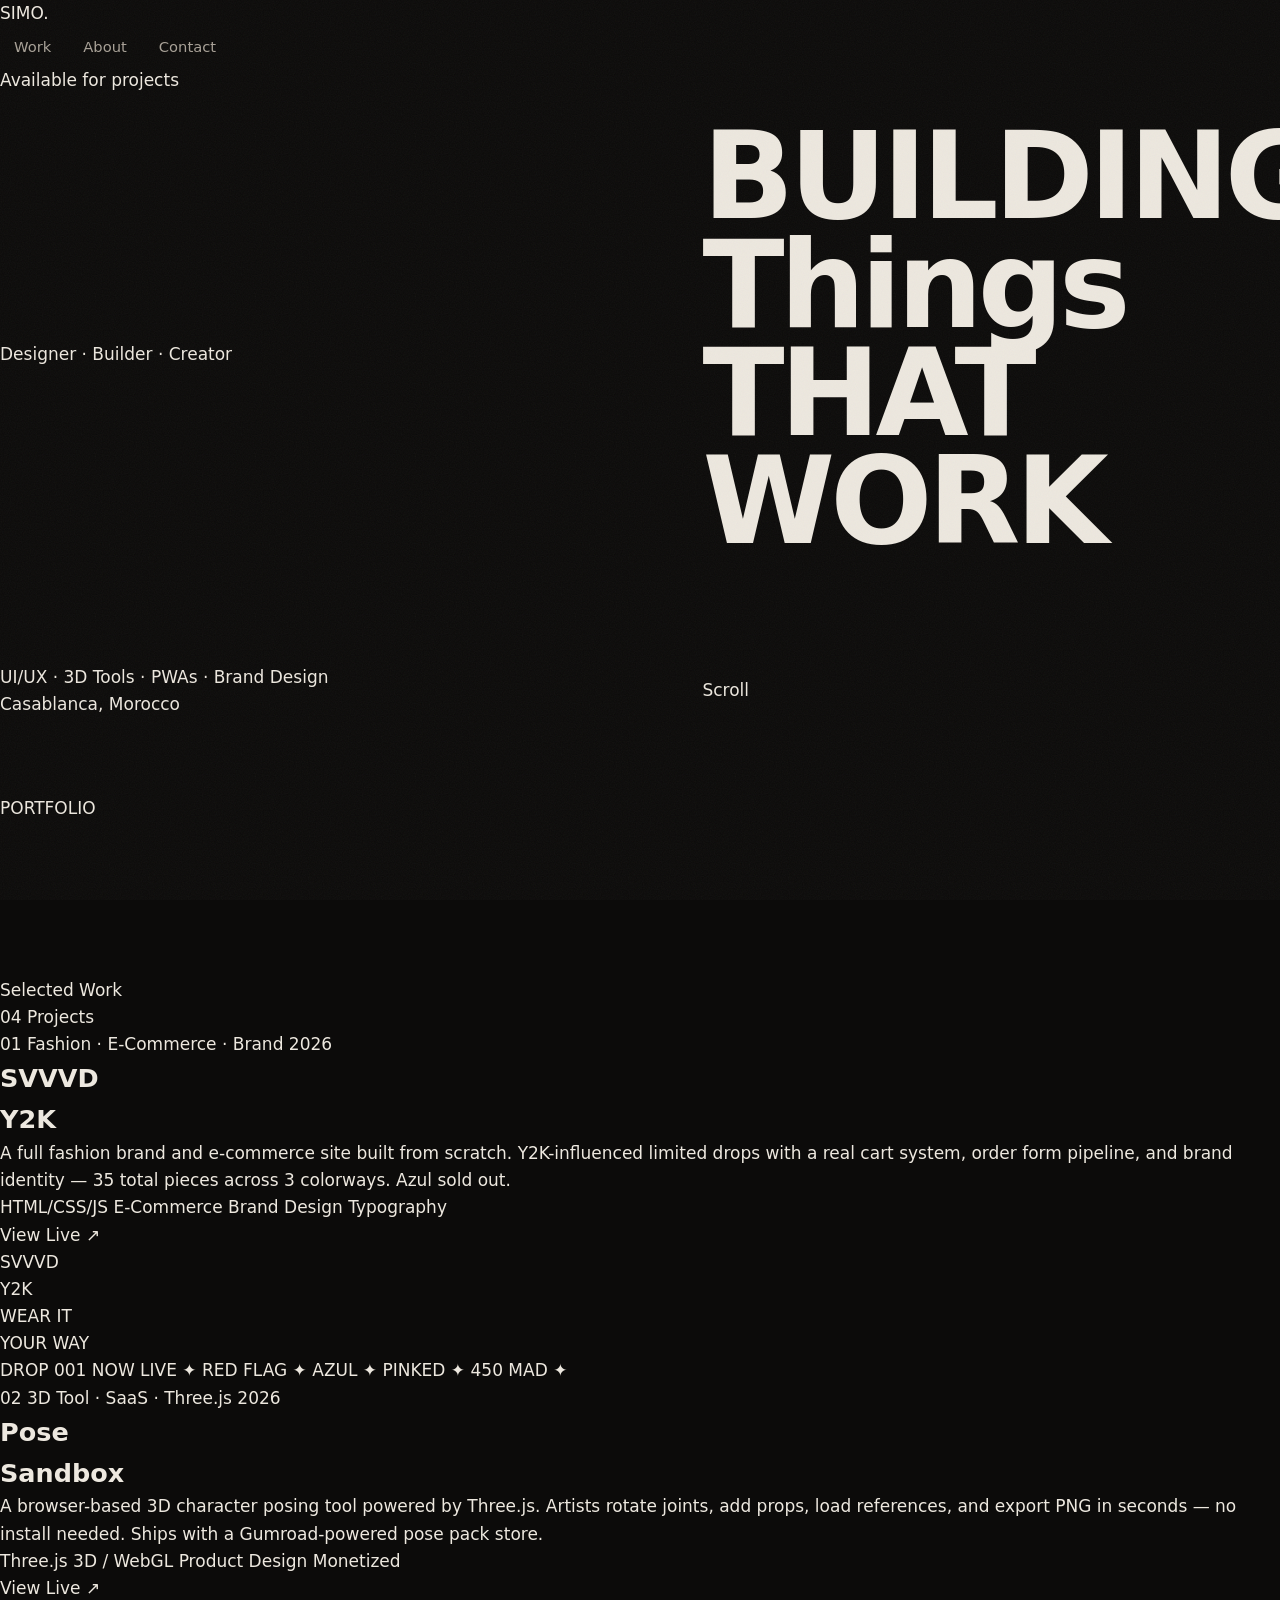
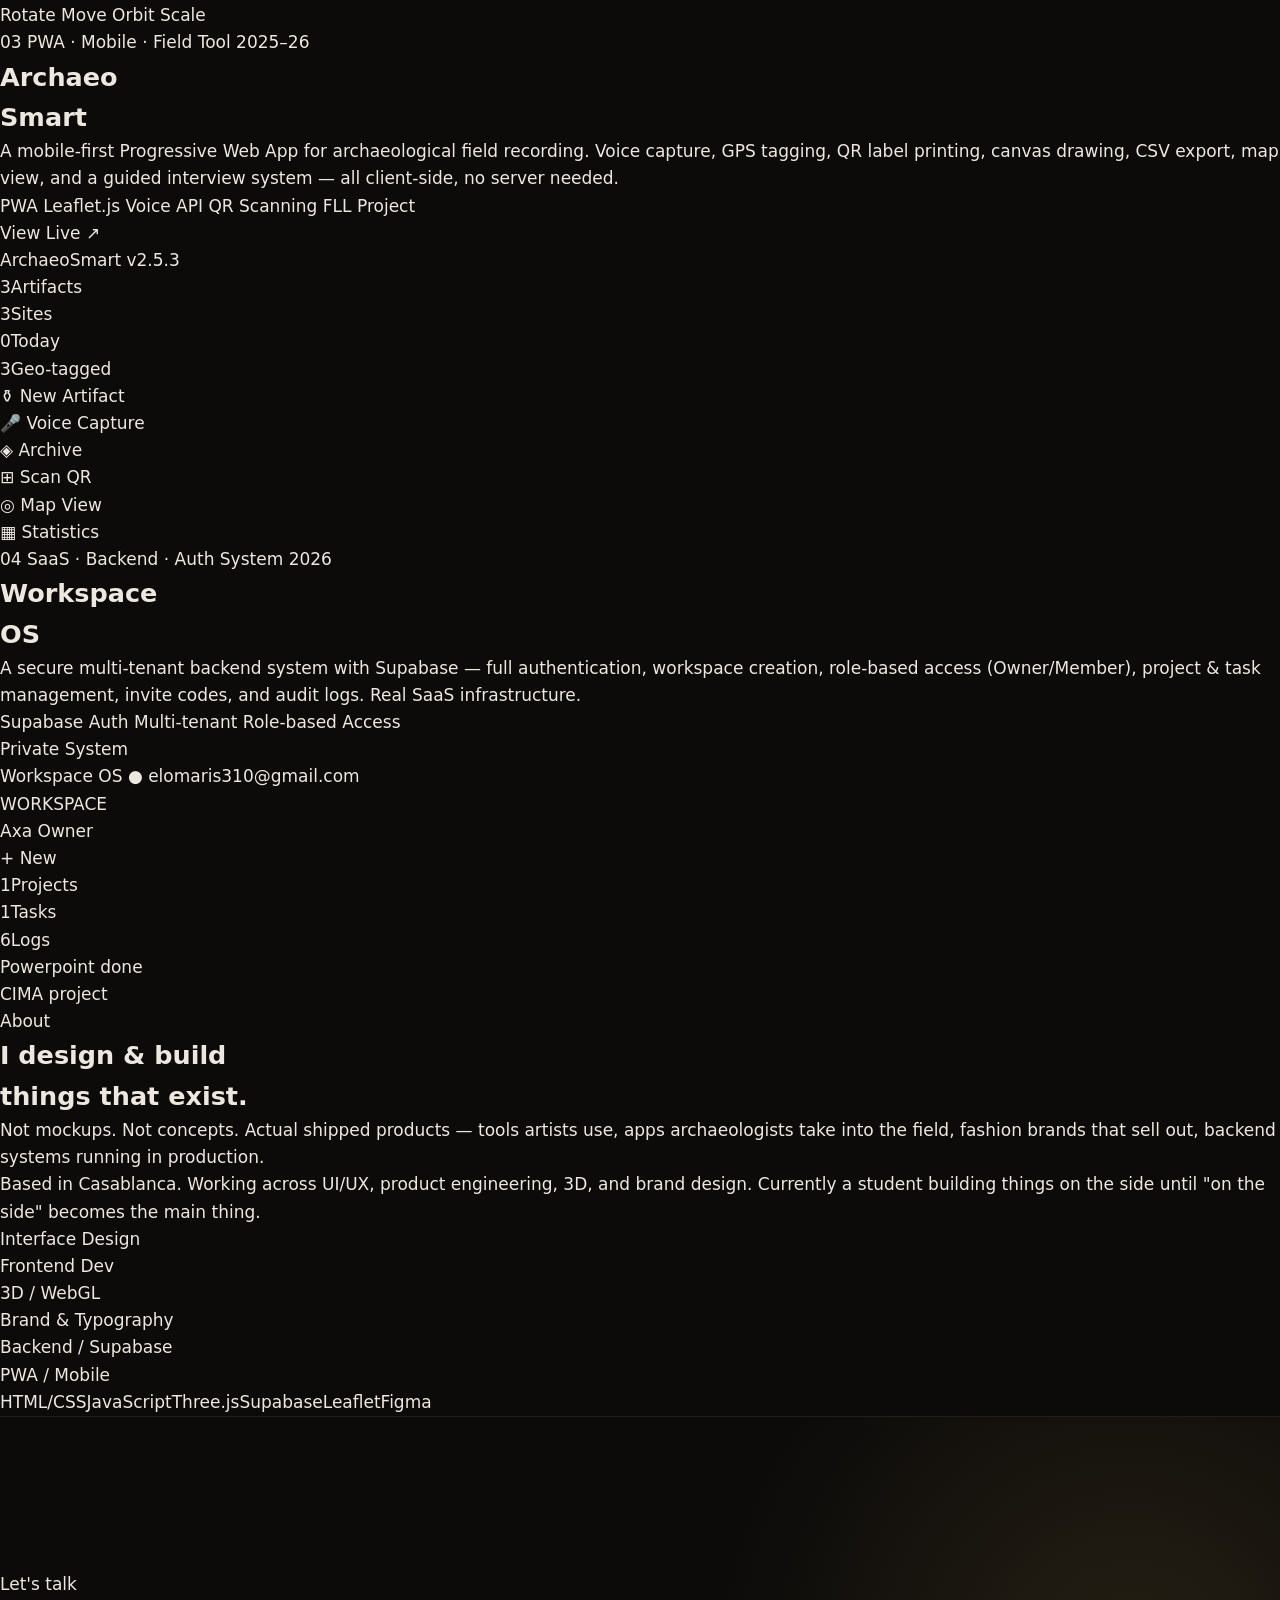
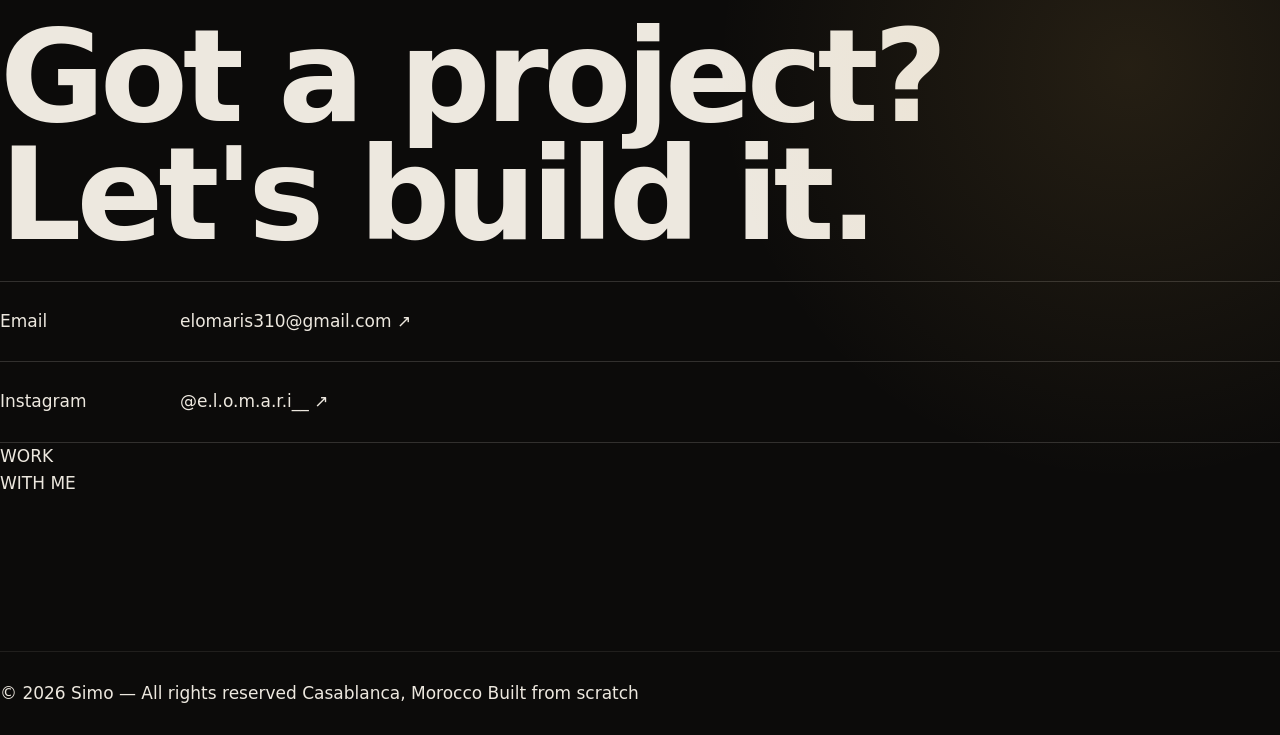
<file: index (1).html>
<!DOCTYPE html>
<html lang="en">
<head>
  <meta charset="UTF-8" />
  <meta name="viewport" content="width=device-width, initial-scale=1.0" />
  <title>Simo — Designer & Builder</title>
  <link rel="stylesheet" href="style.css" />
  <link rel="preconnect" href="https://fonts.googleapis.com" />
  <link rel="preconnect" href="https://fonts.gstatic.com" crossorigin />
  <link href="https://fonts.googleapis.com/css2?family=Bebas+Neue&family=DM+Serif+Display:ital@0;1&family=Syne:wght@400;500;600;700;800&family=Space+Mono:ital,wght@0,400;0,700;1,400&display=swap" rel="stylesheet" />
</head>
<body>

  <!-- CURSOR -->
  <div class="cursor" id="cursor"></div>
  <div class="cursor-dot" id="cursorDot"></div>

  <!-- NOISE OVERLAY -->
  <div class="noise"></div>

  <!-- NAV -->
  <nav class="nav" id="nav">
    <div class="nav-logo">SIMO<span class="accent">.</span></div>
    <div class="nav-links">
      <a href="#work">Work</a>
      <a href="#about">About</a>
      <a href="#contact">Contact</a>
    </div>
    <div class="nav-status">
      <span class="status-dot"></span>
      Available for projects
    </div>
  </nav>

  <!-- HERO -->
  <section class="hero" id="hero">
    <div class="hero-eyebrow">
      <span class="line-accent"></span>
      Designer · Builder · Creator
    </div>
    <h1 class="hero-title">
      <span class="title-line" data-delay="0">BUILDING</span>
      <span class="title-line italic" data-delay="80">Things</span>
      <span class="title-line" data-delay="160">THAT WORK</span>
    </h1>
    <div class="hero-sub">
      <p>UI/UX · 3D Tools · PWAs · Brand Design</p>
      <p>Casablanca, Morocco</p>
    </div>
    <div class="hero-scroll">
      <span>Scroll</span>
      <div class="scroll-line"></div>
    </div>
    <div class="hero-bg-text">PORTFOLIO</div>
  </section>

  <!-- WORK -->
  <section class="work" id="work">
    <div class="section-header">
      <div class="section-label">
        <span class="line-accent"></span>
        Selected Work
      </div>
      <div class="section-count">04 Projects</div>
    </div>

    <!-- PROJECT 1: SVVVD -->
    <article class="project project--svvvd" data-index="01">
      <div class="project-meta">
        <span class="project-num">01</span>
        <span class="project-tag">Fashion · E-Commerce · Brand</span>
        <span class="project-year">2026</span>
      </div>
      <div class="project-body">
        <div class="project-info">
          <h2 class="project-title">SVVVD<br><span class="italic">Y2K</span></h2>
          <p class="project-desc">A full fashion brand and e-commerce site built from scratch. Y2K-influenced limited drops with a real cart system, order form pipeline, and brand identity — 35 total pieces across 3 colorways. Azul sold out.</p>
          <div class="project-tags">
            <span>HTML/CSS/JS</span>
            <span>E-Commerce</span>
            <span>Brand Design</span>
            <span>Typography</span>
          </div>
          <a href="https://semo-el.github.io/SVVVD-Y2K/" target="_blank" class="project-link">
            View Live <span class="arrow">↗</span>
          </a>
        </div>
        <div class="project-visual project-visual--svvvd">
          <div class="visual-frame">
            <div class="svvvd-hero-mock">
              <div class="svvvd-pill pill-1">SVVVD</div>
              <div class="svvvd-pill pill-2">Y2K</div>
              <div class="svvvd-tagline">WEAR IT<br>YOUR WAY</div>
              <div class="svvvd-ticker">DROP 001 NOW LIVE ✦ RED FLAG ✦ AZUL ✦ PINKED ✦ 450 MAD ✦</div>
            </div>
          </div>
        </div>
      </div>
    </article>

    <!-- PROJECT 2: PoseSandbox -->
    <article class="project project--pose" data-index="02">
      <div class="project-meta">
        <span class="project-num">02</span>
        <span class="project-tag">3D Tool · SaaS · Three.js</span>
        <span class="project-year">2026</span>
      </div>
      <div class="project-body project-body--reverse">
        <div class="project-info">
          <h2 class="project-title">Pose<br><span class="italic">Sandbox</span></h2>
          <p class="project-desc">A browser-based 3D character posing tool powered by Three.js. Artists rotate joints, add props, load references, and export PNG in seconds — no install needed. Ships with a Gumroad-powered pose pack store.</p>
          <div class="project-tags">
            <span>Three.js</span>
            <span>3D / WebGL</span>
            <span>Product Design</span>
            <span>Monetized</span>
          </div>
          <a href="https://semo-el.github.io/PoseSandbox/" target="_blank" class="project-link">
            View Live <span class="arrow">↗</span>
          </a>
        </div>
        <div class="project-visual project-visual--pose">
          <div class="visual-frame">
            <div class="pose-mock">
              <div class="pose-grid"></div>
              <div class="pose-figure">
                <div class="pf-head"></div>
                <div class="pf-torso"></div>
                <div class="pf-arm pf-arm-l"></div>
                <div class="pf-arm pf-arm-r"></div>
                <div class="pf-leg pf-leg-l"></div>
                <div class="pf-leg pf-leg-r"></div>
              </div>
              <div class="pose-controls">
                <span class="pc active">Rotate</span>
                <span class="pc">Move</span>
                <span class="pc">Orbit</span>
                <span class="pc">Scale</span>
              </div>
            </div>
          </div>
        </div>
      </div>
    </article>

    <!-- PROJECT 3: ArchaeoSmart -->
    <article class="project project--archeo" data-index="03">
      <div class="project-meta">
        <span class="project-num">03</span>
        <span class="project-tag">PWA · Mobile · Field Tool</span>
        <span class="project-year">2025–26</span>
      </div>
      <div class="project-body">
        <div class="project-info">
          <h2 class="project-title">Archaeo<br><span class="italic">Smart</span></h2>
          <p class="project-desc">A mobile-first Progressive Web App for archaeological field recording. Voice capture, GPS tagging, QR label printing, canvas drawing, CSV export, map view, and a guided interview system — all client-side, no server needed.</p>
          <div class="project-tags">
            <span>PWA</span>
            <span>Leaflet.js</span>
            <span>Voice API</span>
            <span>QR Scanning</span>
            <span>FLL Project</span>
          </div>
          <a href="https://semo-el.github.io/ArchaeoSmart_V2/" target="_blank" class="project-link">
            View Live <span class="arrow">↗</span>
          </a>
        </div>
        <div class="project-visual project-visual--archeo">
          <div class="visual-frame">
            <div class="archeo-mock">
              <div class="archeo-header">
                <span class="archeo-logo">ArchaeoSmart</span>
                <span class="archeo-version">v2.5.3</span>
              </div>
              <div class="archeo-stats">
                <div class="astat"><span>3</span>Artifacts</div>
                <div class="astat"><span>3</span>Sites</div>
                <div class="astat"><span>0</span>Today</div>
                <div class="astat"><span>3</span>Geo-tagged</div>
              </div>
              <div class="archeo-grid">
                <div class="agrid-item">⚱ New Artifact</div>
                <div class="agrid-item">🎤 Voice Capture</div>
                <div class="agrid-item">◈ Archive</div>
                <div class="agrid-item">⊞ Scan QR</div>
                <div class="agrid-item">◎ Map View</div>
                <div class="agrid-item">▦ Statistics</div>
              </div>
            </div>
          </div>
        </div>
      </div>
    </article>

    <!-- PROJECT 4: Workspace OS -->
    <article class="project project--workspace" data-index="04">
      <div class="project-meta">
        <span class="project-num">04</span>
        <span class="project-tag">SaaS · Backend · Auth System</span>
        <span class="project-year">2026</span>
      </div>
      <div class="project-body project-body--reverse">
        <div class="project-info">
          <h2 class="project-title">Workspace<br><span class="italic">OS</span></h2>
          <p class="project-desc">A secure multi-tenant backend system with Supabase — full authentication, workspace creation, role-based access (Owner/Member), project & task management, invite codes, and audit logs. Real SaaS infrastructure.</p>
          <div class="project-tags">
            <span>Supabase</span>
            <span>Auth</span>
            <span>Multi-tenant</span>
            <span>Role-based Access</span>
          </div>
          <div class="project-link project-link--disabled">
            Private System
          </div>
        </div>
        <div class="project-visual project-visual--workspace">
          <div class="visual-frame">
            <div class="ws-mock">
              <div class="ws-header">
                <span class="ws-title">Workspace OS</span>
                <span class="ws-user">● elomaris310@gmail.com</span>
              </div>
              <div class="ws-body">
                <div class="ws-sidebar">
                  <div class="ws-label">WORKSPACE</div>
                  <div class="ws-space active">Axa <span class="ws-role">Owner</span></div>
                  <div class="ws-space">+ New</div>
                </div>
                <div class="ws-content">
                  <div class="ws-stats">
                    <div class="wstat"><span>1</span>Projects</div>
                    <div class="wstat"><span>1</span>Tasks</div>
                    <div class="wstat"><span>6</span>Logs</div>
                  </div>
                  <div class="ws-tasks">
                    <div class="ws-task-item">
                      <span class="ws-task-name">Powerpoint</span>
                      <span class="ws-task-status done">done</span>
                    </div>
                    <div class="ws-task-item">
                      <span class="ws-task-name">CIMA</span>
                      <span class="ws-task-status">project</span>
                    </div>
                  </div>
                </div>
              </div>
            </div>
          </div>
        </div>
      </div>
    </article>
  </section>

  <!-- ABOUT -->
  <section class="about" id="about">
    <div class="section-header">
      <div class="section-label">
        <span class="line-accent"></span>
        About
      </div>
    </div>
    <div class="about-body">
      <div class="about-left">
        <h2 class="about-title">I design & build<br><span class="italic">things that exist.</span></h2>
        <p class="about-desc">Not mockups. Not concepts. Actual shipped products — tools artists use, apps archaeologists take into the field, fashion brands that sell out, backend systems running in production.</p>
        <p class="about-desc">Based in Casablanca. Working across UI/UX, product engineering, 3D, and brand design. Currently a student building things on the side until "on the side" becomes the main thing.</p>
      </div>
      <div class="about-right">
        <div class="skills-grid">
          <div class="skill-block">
            <span class="skill-label">Interface Design</span>
            <div class="skill-bar"><div class="skill-fill" style="--w:92%"></div></div>
          </div>
          <div class="skill-block">
            <span class="skill-label">Frontend Dev</span>
            <div class="skill-bar"><div class="skill-fill" style="--w:88%"></div></div>
          </div>
          <div class="skill-block">
            <span class="skill-label">3D / WebGL</span>
            <div class="skill-bar"><div class="skill-fill" style="--w:75%"></div></div>
          </div>
          <div class="skill-block">
            <span class="skill-label">Brand & Typography</span>
            <div class="skill-bar"><div class="skill-fill" style="--w:85%"></div></div>
          </div>
          <div class="skill-block">
            <span class="skill-label">Backend / Supabase</span>
            <div class="skill-bar"><div class="skill-fill" style="--w:70%"></div></div>
          </div>
          <div class="skill-block">
            <span class="skill-label">PWA / Mobile</span>
            <div class="skill-bar"><div class="skill-fill" style="--w:80%"></div></div>
          </div>
        </div>
        <div class="stack-row">
          <span>HTML/CSS</span><span>JavaScript</span><span>Three.js</span><span>Supabase</span><span>Leaflet</span><span>Figma</span>
        </div>
      </div>
    </div>
  </section>

  <!-- CONTACT -->
  <section class="contact" id="contact">
    <div class="contact-eyebrow">
      <span class="line-accent"></span>
      Let's talk
    </div>
    <h2 class="contact-title">Got a project?<br><span class="italic">Let's build it.</span></h2>
    <div class="contact-links">
      <a href="mailto:elomaris310@gmail.com" class="contact-item">
        <span class="contact-label">Email</span>
        <span class="contact-value">elomaris310@gmail.com <span class="arrow">↗</span></span>
      </a>
      <div class="contact-divider"></div>
      <a href="https://www.instagram.com/e.l.o.m.a.r.i__/" target="_blank" class="contact-item">
        <span class="contact-label">Instagram</span>
        <span class="contact-value">@e.l.o.m.a.r.i__ <span class="arrow">↗</span></span>
      </a>
    </div>
    <div class="contact-bg-text">WORK<br>WITH ME</div>
  </section>

  <!-- FOOTER -->
  <footer class="footer">
    <span>© 2026 Simo — All rights reserved</span>
    <span>Casablanca, Morocco</span>
    <span>Built from scratch</span>
  </footer>

  <script src="script.js"></script>
</body>
</html>
</file>
<file: style.css>
/* ==========================================================================
   SIMO — portfolio v3
   Plain CSS. Tokens first, then layout, then components, then motion.
   ========================================================================== */

/* ---------- Tokens ---------- */
:root {
  --bg: #0c0b0a;
  --bg-2: #121110;
  --surface: #171614;
  --surface-2: #1e1c19;
  --text: #ede8df;
  --text-2: #a8a197;
  --text-3: #8b847a;
  --line: rgba(237, 232, 223, 0.09);
  --line-2: rgba(237, 232, 223, 0.17);
  --accent: #dcae58;
  --accent-2: #f0cd84;
  --accent-ink: #120f08;
  --accent-soft: rgba(220, 174, 88, 0.12);
  --new: #8fdcb3;
  --new-soft: rgba(143, 220, 179, 0.12);
  --shadow: 0 30px 80px -30px rgba(0, 0, 0, 0.75);
  --shadow-sm: 0 10px 30px -12px rgba(0, 0, 0, 0.6);
  --noise-opacity: 0.05;

  --f-sans: 'Bricolage Grotesque', ui-sans-serif, system-ui, -apple-system, 'Segoe UI', sans-serif;
  --f-serif: 'Instrument Serif', ui-serif, Georgia, serif;
  --f-mono: 'JetBrains Mono', ui-monospace, 'Cascadia Code', Consolas, monospace;

  --gutter: clamp(16px, 4vw, 48px);
  --max: 1240px;
  --radius: 14px;
  --radius-lg: 22px;
  --ease: cubic-bezier(0.22, 1, 0.36, 1);
  --nav-h: 68px;
  color-scheme: dark;
}

:root[data-theme="light"] {
  --bg: #f3efe7;
  --bg-2: #ece7dd;
  --surface: #fbf9f4;
  --surface-2: #f1ece2;
  --text: #191612;
  --text-2: #57514a;
  --text-3: #6b655d;
  --line: rgba(25, 22, 18, 0.1);
  --line-2: rgba(25, 22, 18, 0.2);
  --accent: #8f6210;
  --accent-2: #a87414;
  --accent-ink: #fffaf0;
  --accent-soft: rgba(143, 98, 16, 0.1);
  --new: #1d7a4c;
  --new-soft: rgba(29, 122, 76, 0.1);
  --shadow: 0 30px 70px -34px rgba(60, 45, 20, 0.35);
  --shadow-sm: 0 10px 26px -14px rgba(60, 45, 20, 0.3);
  --noise-opacity: 0.035;
  color-scheme: light;
}

/* ---------- Base ---------- */
*, *::before, *::after { box-sizing: border-box; }
* { margin: 0; padding: 0; }
html { scroll-behavior: smooth; scroll-padding-top: calc(var(--nav-h) + 12px); -webkit-text-size-adjust: 100%; }
body {
  background: var(--bg);
  color: var(--text);
  font-family: var(--f-sans);
  font-size: 1.0625rem;
  line-height: 1.6;
  font-optical-sizing: auto;
  overflow-x: hidden;
  -webkit-font-smoothing: antialiased;
  text-rendering: optimizeLegibility;
  transition: background-color 0.4s var(--ease), color 0.4s var(--ease);
}
/* film grain */
body::before {
  content: '';
  position: fixed; inset: 0;
  pointer-events: none;
  z-index: 100;
  opacity: var(--noise-opacity);
  background-image: url("data:image/svg+xml,%3Csvg xmlns='http://www.w3.org/2000/svg' width='160' height='160'%3E%3Cfilter id='n'%3E%3CfeTurbulence type='fractalNoise' baseFrequency='0.85' numOctaves='3' stitchTiles='stitch'/%3E%3C/filter%3E%3Crect width='100%25' height='100%25' filter='url(%23n)'/%3E%3C/svg%3E");
}
img, video { display: block; max-width: 100%; height: auto; }
a { color: inherit; text-decoration: none; }
button { font: inherit; color: inherit; background: none; border: 0; cursor: pointer; }
ul, ol { list-style: none; }
em { font-family: var(--f-serif); font-style: italic; font-weight: 400; color: var(--accent); letter-spacing: -0.01em; }
i { font-style: italic; }
b, strong { font-weight: 650; }
::selection { background: var(--accent); color: var(--accent-ink); }
:focus-visible { outline: 2px solid var(--accent); outline-offset: 3px; border-radius: 6px; }
svg { width: 1em; height: 1em; fill: none; stroke: currentColor; stroke-width: 1.7; stroke-linecap: round; stroke-linejoin: round; flex-shrink: 0; }

.wrap { width: 100%; max-width: calc(var(--max) + var(--gutter) * 2); margin-inline: auto; padding-inline: var(--gutter); }

.skip {
  position: fixed; left: 16px; top: -60px; z-index: 300;
  background: var(--accent); color: var(--accent-ink);
  padding: 10px 16px; border-radius: 10px; font-weight: 600;
  transition: top 0.2s;
}
.skip:focus { top: 12px; }

.progress { position: fixed; inset: 0 0 auto; height: 2px; z-index: 210; pointer-events: none; }
.progress span { display: block; height: 100%; width: 100%; background: var(--accent); transform-origin: 0 50%; transform: scaleX(0); }

/* ---------- Type helpers ---------- */
.label {
  font-family: var(--f-mono);
  font-size: 0.75rem;
  letter-spacing: 0.14em;
  text-transform: uppercase;
  color: var(--text-2);
}
.h-xl, .h-lg, .h-sm { font-weight: 650; letter-spacing: -0.028em; line-height: 0.98; }
.h-xl { font-size: clamp(2.5rem, 6.6vw, 5.6rem); }
.h-lg { font-size: clamp(2.2rem, 5.2vw, 4.4rem); }
.h-sm { font-size: clamp(1.5rem, 2.6vw, 2rem); letter-spacing: -0.02em; line-height: 1.1; }
.h-xl em, .h-lg em { font-size: 1.04em; }

.section-head { display: grid; gap: 18px; margin-bottom: clamp(48px, 7vw, 88px); }
.section-sub { color: var(--text-2); max-width: 52ch; font-size: 1.08rem; }

/* ---------- Buttons ---------- */
.btn {
  display: inline-flex; align-items: center; gap: 10px;
  min-height: 46px; padding: 0 20px;
  border-radius: 999px;
  font-weight: 600; font-size: 0.95rem; letter-spacing: -0.005em;
  border: 1px solid var(--line-2);
  transition: transform 0.25s var(--ease), background-color 0.25s, border-color 0.25s, color 0.25s;
  white-space: nowrap;
}
.btn svg { font-size: 1.05rem; }
.btn:hover { transform: translateY(-2px); }
.btn:active { transform: translateY(0); }
.btn-primary { background: var(--accent); color: var(--accent-ink); border-color: transparent; }
.btn-primary:hover { background: var(--accent-2); }
.btn-ghost:hover { border-color: var(--text-2); background: var(--surface); }

.icon-btn {
  display: inline-grid; place-items: center;
  width: 44px; height: 44px; border-radius: 50%;
  border: 1px solid var(--line-2);
  font-size: 1.15rem;
  transition: background-color 0.25s, border-color 0.25s, transform 0.25s var(--ease);
}
.icon-btn:hover { background: var(--surface); border-color: var(--text-2); }

/* ---------- Nav ---------- */
.nav {
  position: fixed; inset: 0 0 auto; z-index: 200;
  transition: background-color 0.3s, border-color 0.3s, backdrop-filter 0.3s;
  border-bottom: 1px solid transparent;
}
.nav.scrolled {
  background: color-mix(in srgb, var(--bg) 78%, transparent);
  backdrop-filter: blur(14px) saturate(1.4);
  -webkit-backdrop-filter: blur(14px) saturate(1.4);
  border-bottom-color: var(--line);
}
.nav-inner { height: var(--nav-h); display: flex; align-items: center; justify-content: space-between; gap: 24px; }
.logo { font-weight: 800; font-size: 1.35rem; letter-spacing: 0.02em; }
.logo span { color: var(--accent); }
.nav-links { display: flex; gap: 4px; }
.nav-links a {
  font-size: 0.92rem; color: var(--text-2);
  padding: 8px 14px; border-radius: 999px;
  transition: color 0.2s, background-color 0.2s;
}
.nav-links a:hover, .nav-links a.active { color: var(--text); background: var(--surface); }
.nav-right { display: flex; align-items: center; gap: 10px; }
.status {
  display: inline-flex; align-items: center; gap: 8px;
  font-family: var(--f-mono); font-size: 0.72rem; letter-spacing: 0.06em; text-transform: uppercase;
  color: var(--text-2);
  padding: 8px 14px; border: 1px solid var(--line); border-radius: 999px;
}
.status-dot { width: 7px; height: 7px; border-radius: 50%; background: var(--new); box-shadow: 0 0 0 0 var(--new); animation: pulse 2.4s infinite; }
@keyframes pulse { 0% { box-shadow: 0 0 0 0 color-mix(in srgb, var(--new) 60%, transparent); } 70% { box-shadow: 0 0 0 8px transparent; } 100% { box-shadow: 0 0 0 0 transparent; } }

#themeToggle .i-sun { display: block; }
#themeToggle .i-moon { display: none; }
:root[data-theme="light"] #themeToggle .i-sun { display: none; }
:root[data-theme="light"] #themeToggle .i-moon { display: block; }

.menu-btn { display: none; }
.mobile-menu {
  border-top: 1px solid var(--line);
  background: var(--bg);
  padding: 12px var(--gutter) 24px;
}
.mobile-menu nav { display: grid; }
.mobile-menu a {
  font-size: 1.6rem; font-weight: 600; letter-spacing: -0.02em;
  padding: 12px 0; border-bottom: 1px solid var(--line);
}

/* ---------- Hero ---------- */
.hero {
  min-height: 100svh;
  display: grid;
  grid-template-columns: minmax(0, 1.05fr) minmax(0, 0.95fr);
  align-items: center;
  gap: clamp(32px, 5vw, 72px);
  padding-top: calc(var(--nav-h) + 48px);
  padding-bottom: 72px;
}
.eyebrow {
  display: flex; align-items: center; gap: 14px;
  font-family: var(--f-mono); font-size: 0.78rem; letter-spacing: 0.14em; text-transform: uppercase;
  color: var(--text-2);
  margin-bottom: 28px;
}
.rule { width: 44px; height: 1px; background: var(--accent); }
.hero-title {
  font-size: clamp(3.4rem, 9.4vw, 8.6rem);
  font-weight: 700;
  letter-spacing: -0.04em;
  line-height: 0.9;
  margin-bottom: 32px;
}
.hero-title .line { display: block; overflow: hidden; padding-bottom: 0.06em; }
.hero-title .line > span { display: inline-block; transform: translateY(105%); animation: rise 1.1s var(--ease) forwards; }
.hero-title .line:nth-child(2) > span { animation-delay: 0.12s; }
.hero-title em { font-size: 1.08em; padding-right: 0.04em; }
@keyframes rise { to { transform: translateY(0); } }

.hero-lead { color: var(--text-2); font-size: clamp(1.05rem, 1.4vw, 1.2rem); max-width: 54ch; margin-bottom: 36px; }
.hero-actions { display: flex; flex-wrap: wrap; gap: 12px; margin-bottom: 36px; }
.hero-pills { display: flex; flex-wrap: wrap; gap: 8px; }
.hero-pills li {
  display: inline-flex; align-items: center; gap: 8px;
  font-family: var(--f-mono); font-size: 0.74rem; letter-spacing: 0.04em;
  color: var(--text-2);
  padding: 8px 12px; border-radius: 999px;
  border: 1px solid var(--line);
  background: var(--bg-2);
}
.hero-pills svg { color: var(--accent); font-size: 0.95rem; }

/* Deck */
.deck-wrap { position: relative; }
.hero { overflow-x: clip; }
.deck {
  position: relative;
  aspect-ratio: 16 / 11;
  perspective: 1400px;
  touch-action: pan-y;
  user-select: none;
  -webkit-user-select: none;
}
.deck-card {
  --o: 0;
  position: absolute; inset: 0 10% 12% 0;
  border-radius: var(--radius-lg);
  overflow: hidden;
  background: var(--surface);
  border: 1px solid var(--line-2);
  box-shadow: var(--shadow);
  transform-origin: 50% 100%;
  transform:
    translate3d(calc(var(--o) * 4.2%), calc(var(--o) * 6.2%), 0)
    scale(calc(1 - var(--o) * 0.045))
    rotate(calc(var(--o) * 1.6deg));
  z-index: calc(10 - var(--o));
  opacity: calc(1 - var(--o) * 0.18);
  transition: transform 0.7s var(--ease), opacity 0.5s, filter 0.5s;
  filter: brightness(calc(1 - var(--o) * 0.12));
  cursor: grab;
}
.deck-card[data-o="3"], .deck-card[data-o="4"], .deck-card[data-o="5"] { opacity: 0; pointer-events: none; }
.deck-card.dragging { transition: none; cursor: grabbing; }
.deck-card img { width: 100%; height: 100%; object-fit: cover; object-position: top center; pointer-events: none; }
.deck-meta {
  position: absolute; left: 12px; right: 12px; bottom: 12px;
  display: flex; align-items: center; gap: 10px;
  padding: 10px 14px; border-radius: 12px;
  background: color-mix(in srgb, var(--bg) 82%, transparent);
  backdrop-filter: blur(10px); -webkit-backdrop-filter: blur(10px);
  border: 1px solid var(--line);
  font-weight: 600; font-size: 0.95rem;
}
.deck-meta b { font-family: var(--f-mono); font-weight: 500; font-size: 0.75rem; color: var(--accent); }
.deck-meta i { margin-left: auto; font-style: normal; font-family: var(--f-mono); font-size: 0.7rem; letter-spacing: 0.08em; text-transform: uppercase; color: var(--text-2); }
.deck-ui { display: flex; align-items: center; justify-content: space-between; gap: 12px; margin-top: 18px; padding-right: 10%; }
.deck-hint { font-family: var(--f-mono); font-size: 0.72rem; letter-spacing: 0.08em; text-transform: uppercase; color: var(--text-3); text-align: center; }

/* ---------- Ticker ---------- */
.ticker {
  border-block: 1px solid var(--line);
  overflow: hidden;
  padding: 18px 0;
  background: var(--bg-2);
}
.ticker-track { display: flex; width: max-content; animation: ticker 42s linear infinite; }
.ticker span {
  display: inline-flex; align-items: center; gap: 28px;
  padding-right: 28px;
  font-size: clamp(1.1rem, 2vw, 1.5rem); font-weight: 600; letter-spacing: -0.02em;
  color: var(--text-2);
  white-space: nowrap;
}
.ticker span::after { content: '✦'; color: var(--accent); font-size: 0.7em; }
.ticker:hover .ticker-track { animation-play-state: paused; }
@keyframes ticker { to { transform: translateX(-50%); } }

/* ---------- Now ---------- */
.now { display: grid; grid-template-columns: 0.8fr 2fr; gap: 40px; padding-block: clamp(72px, 10vw, 120px); }
.now-head { display: grid; gap: 14px; align-content: start; }
.now-list { display: grid; }
.now-list li {
  display: grid; grid-template-columns: 140px 1fr; gap: 24px;
  padding: 22px 0; border-bottom: 1px solid var(--line);
  font-size: 1.1rem;
}
.now-list li:first-child { border-top: 1px solid var(--line); }
.now-k { font-family: var(--f-mono); font-size: 0.78rem; letter-spacing: 0.12em; text-transform: uppercase; color: var(--accent); padding-top: 4px; }

/* ---------- Work / case rows ---------- */
.work { padding-top: clamp(40px, 6vw, 80px); }
.work > .section-head { margin-bottom: clamp(56px, 8vw, 104px); }
.case { padding-bottom: clamp(88px, 12vw, 160px); }
.case-top {
  display: flex; align-items: center; gap: 20px;
  padding-bottom: 18px; margin-bottom: clamp(28px, 4vw, 48px);
  border-bottom: 1px solid var(--line);
  font-family: var(--f-mono); font-size: 0.76rem; letter-spacing: 0.1em; text-transform: uppercase; color: var(--text-2);
}
.case-num { color: var(--accent); font-weight: 500; }
.case-year { margin-left: auto; }
.case-grid { display: grid; grid-template-columns: minmax(0, 1.25fr) minmax(0, 1fr); gap: clamp(32px, 5vw, 72px); align-items: center; }
.case-flip .case-grid { grid-template-columns: minmax(0, 1fr) minmax(0, 1.25fr); }
.case-flip .case-media { order: 2; }
.case-media { position: relative; padding-bottom: 48px; }
.case-body { display: grid; gap: 22px; justify-items: start; }
.case-title { font-size: clamp(2.6rem, 5vw, 4.4rem); font-weight: 700; letter-spacing: -0.035em; line-height: 0.95; }
.case-lead { font-size: 1.12rem; color: var(--text-2); max-width: 56ch; }

.badge {
  display: inline-flex; align-items: center;
  font-family: var(--f-mono); font-size: 0.68rem; letter-spacing: 0.12em; text-transform: uppercase;
  padding: 5px 10px; border-radius: 999px;
}
.badge-new { color: var(--new); background: var(--new-soft); border: 1px solid color-mix(in srgb, var(--new) 35%, transparent); }

.facts { display: grid; grid-template-columns: repeat(3, minmax(0, 1fr)); gap: 0; width: 100%; border-block: 1px solid var(--line); }
.facts > div { padding: 18px 16px 18px 0; }
.facts > div + div { padding-left: 16px; border-left: 1px solid var(--line); }
.facts dt { font-size: clamp(1.5rem, 2.4vw, 2rem); font-weight: 700; letter-spacing: -0.03em; line-height: 1.1; color: var(--text); white-space: nowrap; }
.facts dd { font-size: 0.84rem; line-height: 1.4; color: var(--text-2); margin-top: 6px; }

.built {
  display: flex; gap: 10px; align-items: flex-start;
  font-size: 0.9rem; color: var(--text-2);
  padding: 12px 14px; border-radius: 12px;
  background: var(--accent-soft);
  border: 1px solid color-mix(in srgb, var(--accent) 22%, transparent);
  max-width: 60ch;
}
.built svg { color: var(--accent); font-size: 1.05rem; margin-top: 3px; }
.built a { color: var(--text); text-decoration: underline; text-decoration-color: var(--accent); text-underline-offset: 3px; }
.built-sm { display: block; font-size: 0.82rem; padding: 0; background: none; border: 0; }

.chips { display: flex; flex-wrap: wrap; gap: 6px; }
.chips li {
  font-family: var(--f-mono); font-size: 0.72rem; letter-spacing: 0.02em;
  color: var(--text-2);
  padding: 6px 10px; border-radius: 8px;
  border: 1px solid var(--line);
  background: var(--bg-2);
}
.case-actions { display: flex; flex-wrap: wrap; align-items: center; gap: 10px; }
.note-local { display: inline-flex; align-items: center; gap: 8px; font-family: var(--f-mono); font-size: 0.74rem; color: var(--text-2); letter-spacing: 0.04em; padding-left: 6px; }
.dot-local { width: 7px; height: 7px; border-radius: 50%; border: 1.5px solid var(--text-3); }

/* screenshots */
.shot { border-radius: var(--radius); overflow: hidden; background: var(--surface); border: 1px solid var(--line-2); box-shadow: var(--shadow); }
.shot img { width: 100%; }
.shot-browser .shot-bar {
  display: flex; align-items: center; gap: 6px;
  height: 34px; padding: 0 14px;
  background: var(--surface-2);
  border-bottom: 1px solid var(--line);
}
.shot-bar i { width: 9px; height: 9px; border-radius: 50%; background: var(--line-2); }
.shot-bar span {
  margin-left: 12px; font-family: var(--f-mono); font-size: 0.68rem; color: var(--text-3);
  padding: 3px 12px; border-radius: 6px; background: var(--bg-2);
  overflow: hidden; text-overflow: ellipsis; white-space: nowrap;
}
.shot-phone {
  position: absolute; right: -4%; bottom: 0;
  width: 26%; min-width: 120px;
  border-radius: 22px; border: 5px solid var(--surface-2);
  outline: 1px solid var(--line-2);
}
.case-flip .shot-phone { right: auto; left: -4%; }
.shot-inset {
  position: absolute; right: -3%; bottom: 0;
  width: 42%;
  border-radius: 12px;
}
.case-flip .shot-inset { right: auto; left: -3%; }
.case-media-phone { display: grid; justify-items: center; gap: 24px; padding-bottom: 0; }
.shot-phone-lg { position: relative; right: auto; bottom: auto; width: min(320px, 70%); border-width: 7px; border-radius: 32px; }
.award {
  display: flex; gap: 14px; align-items: center;
  padding: 16px 18px; border-radius: var(--radius);
  border: 1px solid color-mix(in srgb, var(--accent) 30%, transparent);
  background: var(--accent-soft);
  max-width: 420px;
}
.award svg { font-size: 1.8rem; color: var(--accent); }
.award p { display: grid; gap: 2px; font-size: 0.9rem; color: var(--text-2); line-height: 1.4; }
.award b { color: var(--text); font-size: 1rem; }

/* ---------- More work ---------- */
.more { padding-top: clamp(40px, 6vw, 80px); padding-bottom: clamp(96px, 12vw, 160px); }
.grid { display: grid; grid-template-columns: repeat(2, minmax(0, 1fr)); gap: clamp(16px, 2.4vw, 28px); }
.card {
  display: flex; flex-direction: column;
  border-radius: var(--radius-lg);
  border: 1px solid var(--line);
  background: var(--bg-2);
  overflow: hidden;
  transition: border-color 0.3s, transform 0.4s var(--ease);
}
.card:hover { border-color: var(--line-2); }
.card-media { position: relative; overflow: hidden; aspect-ratio: 16 / 10; background: var(--surface); }
.card-media img, .card-media video { width: 100%; height: 100%; object-fit: cover; object-position: top center; transition: transform 0.8s var(--ease); }
.card:hover .card-media img { transform: scale(1.03); }
.card-body { display: grid; gap: 14px; align-content: start; padding: clamp(20px, 2.6vw, 32px); }
.card-body h3 { font-size: clamp(1.6rem, 2.4vw, 2.1rem); font-weight: 700; letter-spacing: -0.035em; line-height: 1.05; }
.card-body p { color: var(--text-2); font-size: 0.98rem; }
.card-body p a { color: var(--text); text-decoration: underline; text-decoration-color: var(--accent); text-underline-offset: 3px; }
.card-tag { display: flex; align-items: center; gap: 10px; font-family: var(--f-mono); font-size: 0.72rem; letter-spacing: 0.1em; text-transform: uppercase; color: var(--text-2) !important; }
.link { display: inline-flex; gap: 6px; font-weight: 600; color: var(--accent); width: fit-content; border-bottom: 1px solid currentColor; padding-bottom: 2px; }
.link:hover { color: var(--accent-2); }

.card-wide { grid-column: 1 / -1; display: grid; grid-template-columns: minmax(0, 1.2fr) minmax(0, 1fr); }
.card-wide .card-media { aspect-ratio: auto; min-height: 100%; }
.card-wide .card-media > img { position: absolute; inset: 0; object-position: center; }
.card-media-stack { display: grid; gap: 8px; align-content: center; padding: 10px; }
/* a live figure in an iframe: it reports its height (script.js) and sits centred in the media column */
.card-wide .card-media.card-media-embed { display: grid; align-content: center; aspect-ratio: auto; min-height: 0; background: var(--surface); }
.figure-embed { display: block; width: 100%; aspect-ratio: 680 / 470; border: 0; background: var(--surface); }
.media-main { position: relative; aspect-ratio: 16 / 9; border-radius: 12px; overflow: hidden; }
.media-main video { position: absolute; inset: 0; object-position: center; }
.card-media .card-strip img { height: auto; }
.card-wide.card-flip .card-media { order: 2; }
.card-strip { display: grid; grid-template-columns: repeat(3, 1fr); gap: 8px; }
.card-strip img { width: 100%; border-radius: 8px; border: 1px solid var(--line); aspect-ratio: 16 / 9; object-fit: cover; }
.video-toggle {
  position: absolute; right: 14px; bottom: 14px;
  width: 42px; height: 42px; border-radius: 50%;
  display: grid; place-items: center;
  background: color-mix(in srgb, var(--bg) 70%, transparent);
  backdrop-filter: blur(8px); -webkit-backdrop-filter: blur(8px);
  border: 1px solid var(--line-2);
  color: var(--text);
}
.video-toggle .i-play { display: none; }
.video-toggle.paused .i-play { display: block; }
.video-toggle.paused .i-pause { display: none; }
.video-toggle svg { fill: currentColor; stroke: currentColor; }

/* ---------- Story ---------- */
.story { padding-bottom: clamp(96px, 12vw, 160px); }
.timeline { position: relative; display: grid; }
.timeline::before { content: ''; position: absolute; left: 190px; top: 8px; bottom: 8px; width: 1px; background: var(--line-2); }
.timeline li { display: grid; grid-template-columns: 190px 1fr; gap: 48px; padding: 26px 0; position: relative; }
.timeline li::before {
  content: ''; position: absolute; left: 186px; top: 36px;
  width: 9px; height: 9px; border-radius: 50%;
  background: var(--bg); border: 1.5px solid var(--text-3);
}
.timeline li.tl-now::before { background: var(--accent); border-color: var(--accent); box-shadow: 0 0 0 6px var(--accent-soft); }
.tl-date { font-family: var(--f-mono); font-size: 0.78rem; letter-spacing: 0.08em; text-transform: uppercase; color: var(--text-2); padding-top: 6px; padding-right: 16px; }
.tl-body { max-width: 64ch; }
.tl-body h3 { font-size: clamp(1.3rem, 2.1vw, 1.65rem); font-weight: 650; letter-spacing: -0.025em; line-height: 1.2; margin-bottom: 8px; display: flex; flex-wrap: wrap; align-items: center; gap: 10px; }
.tl-body p { color: var(--text-2); }
.tl-award {
  font-family: var(--f-mono); font-size: 0.66rem; font-weight: 500; letter-spacing: 0.1em; text-transform: uppercase;
  color: var(--accent); background: var(--accent-soft);
  border: 1px solid color-mix(in srgb, var(--accent) 30%, transparent);
  padding: 4px 9px; border-radius: 999px;
}

/* ---------- Approach ---------- */
.approach {
  background: var(--bg-2);
  border-block: 1px solid var(--line);
  padding-block: clamp(96px, 12vw, 160px);
}
.pull { max-width: 1000px; margin-bottom: clamp(56px, 8vw, 96px); }
.pull p { font-family: var(--f-serif); font-size: clamp(1.9rem, 4.2vw, 3.4rem); line-height: 1.12; letter-spacing: -0.015em; }
.pull footer { margin-top: 20px; font-family: var(--f-mono); font-size: 0.76rem; letter-spacing: 0.12em; text-transform: uppercase; color: var(--text-2); }
.rules { display: grid; grid-template-columns: repeat(4, minmax(0, 1fr)); gap: clamp(16px, 2vw, 24px); }
.rules li {
  display: grid; gap: 12px; align-content: start;
  padding: 28px 24px; border-radius: var(--radius-lg);
  background: var(--bg); border: 1px solid var(--line);
}
.rule-n { font-family: var(--f-mono); font-size: 0.78rem; color: var(--accent); }
.rules h3 { font-size: 1.3rem; font-weight: 650; letter-spacing: -0.02em; line-height: 1.15; }
.rules p { font-size: 0.95rem; color: var(--text-2); }

/* ---------- Skills ---------- */
.skills { padding-block: clamp(96px, 12vw, 160px); }
.skill-grid { display: grid; grid-template-columns: repeat(4, minmax(0, 1fr)); gap: clamp(16px, 2vw, 24px); margin-bottom: clamp(56px, 8vw, 96px); }
.skill-col h3 { font-family: var(--f-mono); font-size: 0.76rem; font-weight: 500; letter-spacing: 0.12em; text-transform: uppercase; color: var(--accent); padding-bottom: 14px; border-bottom: 1px solid var(--line-2); margin-bottom: 6px; }
.skill-col li { padding: 11px 0; border-bottom: 1px solid var(--line); font-size: 1.02rem; }
.stats { display: grid; grid-template-columns: repeat(4, minmax(0, 1fr)); border-block: 1px solid var(--line-2); }
.stats > div { padding: 30px 20px 30px 0; }
.stats > div + div { padding-left: 24px; border-left: 1px solid var(--line); }
.stats dt { font-size: clamp(3rem, 7vw, 5.6rem); font-weight: 700; letter-spacing: -0.04em; line-height: 1; font-variant-numeric: tabular-nums; }
.stats dd { font-family: var(--f-mono); font-size: 0.74rem; letter-spacing: 0.1em; text-transform: uppercase; color: var(--text-2); margin-top: 10px; }
.skills-note { color: var(--text-2); max-width: 70ch; margin-top: 32px; font-size: 1.05rem; }

/* ---------- Contact ---------- */
.contact { padding-block: clamp(96px, 12vw, 160px); border-top: 1px solid var(--line); position: relative; overflow: hidden; }
.contact::before {
  content: ''; position: absolute; width: 900px; height: 900px; right: -300px; top: -200px; border-radius: 50%;
  background: radial-gradient(circle, var(--accent-soft), transparent 65%);
  pointer-events: none;
}
.contact .wrap { position: relative; }
.contact-title { font-size: clamp(3.2rem, 10vw, 9rem); font-weight: 700; letter-spacing: -0.04em; line-height: 0.92; margin: 20px 0 28px; }
.contact-title em { font-size: 1.06em; }
.contact-sub { color: var(--text-2); font-size: 1.15rem; margin-bottom: clamp(40px, 6vw, 64px); }
.contact-links { display: grid; border-top: 1px solid var(--line-2); }
.contact-links a {
  display: grid; grid-template-columns: 160px 1fr auto; align-items: center; gap: 20px;
  padding: 26px 0; border-bottom: 1px solid var(--line-2);
  transition: padding 0.4s var(--ease), color 0.3s;
}
.contact-links a:hover { padding-left: 14px; color: var(--accent); }
.cl-k { font-family: var(--f-mono); font-size: 0.76rem; letter-spacing: 0.12em; text-transform: uppercase; color: var(--text-2); }
.cl-v { font-size: clamp(1.25rem, 3vw, 2.2rem); font-weight: 600; letter-spacing: -0.03em; overflow-wrap: anywhere; }
.cl-arrow { font-size: 1.5rem; transition: transform 0.4s var(--ease); }
.contact-links a:hover .cl-arrow { transform: translate(4px, -4px); }

/* ---------- Footer ---------- */
.footer { border-top: 1px solid var(--line); padding-block: 28px; }
.footer-inner { display: flex; flex-wrap: wrap; justify-content: space-between; gap: 12px 24px; font-family: var(--f-mono); font-size: 0.74rem; color: var(--text-2); letter-spacing: 0.04em; }
.footer a:hover { color: var(--accent); }

/* ==========================================================================
   Case study dialogs
   ========================================================================== */
.cs {
  width: 100%; max-width: none; height: 100%; max-height: none;
  margin: 0; border: 0;
  background: var(--bg); color: var(--text);
  overflow-y: auto; overscroll-behavior: contain;
}
.cs::backdrop { background: rgba(0, 0, 0, 0.6); backdrop-filter: blur(4px); }
.cs[open] { animation: csIn 0.5s var(--ease); }
@keyframes csIn { from { opacity: 0; transform: translateY(28px); } to { opacity: 1; transform: none; } }
.cs-inner { max-width: 1040px; margin-inline: auto; padding: 0 var(--gutter) 120px; }
.cs-top {
  position: sticky; top: 0; z-index: 2;
  display: flex; align-items: center; justify-content: space-between; gap: 16px;
  padding: 16px 0;
  background: color-mix(in srgb, var(--bg) 88%, transparent);
  backdrop-filter: blur(12px); -webkit-backdrop-filter: blur(12px);
  border-bottom: 1px solid var(--line);
}
.cs-head { padding: clamp(40px, 7vw, 80px) 0 40px; }
.cs-head h2 { font-size: clamp(3.2rem, 9vw, 7rem); font-weight: 700; letter-spacing: -0.04em; line-height: 0.92; margin-bottom: 24px; }
.cs-lead { font-family: var(--f-serif); font-size: clamp(1.4rem, 2.6vw, 2rem); line-height: 1.25; max-width: 34ch; margin-bottom: 40px; }
.cs-meta { display: grid; grid-template-columns: repeat(auto-fit, minmax(180px, 1fr)); border-top: 1px solid var(--line-2); }
.cs-meta > div { padding: 16px 16px 16px 0; border-bottom: 1px solid var(--line); }
.cs-meta dt { font-family: var(--f-mono); font-size: 0.7rem; letter-spacing: 0.12em; text-transform: uppercase; color: var(--text-2); margin-bottom: 4px; }
.cs-meta dd { font-size: 0.95rem; }
.cs-figure { margin: 8px 0 24px; border-radius: var(--radius); overflow: hidden; border: 1px solid var(--line-2); box-shadow: var(--shadow); }
.cs-sec { display: grid; grid-template-columns: 220px 1fr; gap: 32px; padding: 40px 0; border-top: 1px solid var(--line); }
.cs-sec > h3 { font-family: var(--f-mono); font-size: 0.78rem; font-weight: 500; letter-spacing: 0.12em; text-transform: uppercase; color: var(--accent); padding-top: 5px; }
.cs-sec > div { display: grid; gap: 18px; }
.cs-sec p { color: var(--text-2); font-size: 1.05rem; }
.cs-sec p b { color: var(--text); }
.cs-list { display: grid; gap: 12px; }
.cs-list li { position: relative; padding-left: 22px; color: var(--text-2); }
.cs-list li::before { content: ''; position: absolute; left: 0; top: 0.68em; width: 9px; height: 1px; background: var(--accent); }
.cs-list b { color: var(--text); }
.cs-pair { display: grid; grid-template-columns: 1.6fr 0.75fr; gap: 12px; align-items: start; }
.cs-pair img { width: 100%; border-radius: var(--radius); border: 1px solid var(--line-2); }
.cs-pair img:nth-child(2) { max-height: 100%; object-fit: cover; object-position: top; aspect-ratio: 390 / 844; }
.cs-pair figcaption { grid-column: 1 / -1; font-size: 0.85rem; color: var(--text-2); }
.cs-cards { display: grid; gap: 14px; }
.cs-card { padding: 22px 24px; border-radius: var(--radius); background: var(--bg-2); border: 1px solid var(--line); }
.cs-card p { font-size: 0.98rem; }
.cs-card-k { font-weight: 650; color: var(--text) !important; font-size: 1.05rem !important; margin-bottom: 6px; }
.trio { display: grid; grid-template-columns: repeat(3, minmax(0, 1fr)); gap: 12px; }
.trio > div { padding: 18px 20px; border-radius: var(--radius); background: var(--bg-2); border: 1px solid var(--line); }
.trio p { font-size: 0.94rem; }
.steps { display: flex; flex-wrap: wrap; gap: 8px; align-items: center; }
.steps span {
  font-family: var(--f-mono); font-size: 0.76rem;
  padding: 8px 12px; border-radius: 8px;
  border: 1px solid var(--line-2); background: var(--bg-2);
}
.steps span + span::before { content: '→'; color: var(--accent); margin-right: 10px; margin-left: -2px; }

/* flow diagram */
.flow { display: grid; gap: 14px; padding: 22px; border-radius: var(--radius); background: var(--bg-2); border: 1px solid var(--line); }
.flow-row { display: grid; grid-auto-flow: column; grid-auto-columns: minmax(0, 1fr); gap: 22px; align-items: stretch; }
.flow-row .node { display: grid; place-items: center; text-align: center; position: relative; }
.flow-row .node + .node::before { content: '→'; position: absolute; left: -18px; top: 50%; transform: translateY(-50%); color: var(--text-3); font-size: 0.9rem; }
.node {
  font-family: var(--f-mono); font-size: 0.78rem; line-height: 1.3;
  padding: 10px 12px; border-radius: 10px;
  border: 1px solid var(--line-2); background: var(--surface);
  color: var(--text);
}
.node.sm { font-size: 0.72rem; padding: 8px 10px; }
.node.dim { color: var(--text-3); border-style: dashed; }
.node-accent { border-color: color-mix(in srgb, var(--accent) 55%, transparent); background: var(--accent-soft); color: var(--accent); }
.flow-split { display: grid; grid-template-columns: repeat(3, minmax(0, 1fr)); gap: 10px; padding-top: 14px; border-top: 1px dashed var(--line-2); }
.flow-col { display: grid; gap: 6px; align-content: start; }
.flow-h { font-family: var(--f-mono); font-size: 0.68rem; letter-spacing: 0.12em; text-transform: uppercase; color: var(--text-2); margin-bottom: 2px; }

/* meter */
.meter { display: grid; gap: 10px; }
.meter-bar { height: 10px; border-radius: 999px; background: var(--surface-2); overflow: hidden; border: 1px solid var(--line); }
.meter-bar span { display: block; height: 100%; width: var(--v); background: linear-gradient(90deg, var(--accent), var(--accent-2)); border-radius: 999px; }
.meter p { font-family: var(--f-mono); font-size: 0.82rem; color: var(--text-2); }

/* ==========================================================================
   Motion
   ========================================================================== */
.js .reveal { opacity: 0; transform: translateY(24px); transition: opacity 0.9s var(--ease), transform 0.9s var(--ease); transition-delay: var(--d, 0s); }
.js .reveal.in { opacity: 1; transform: none; }

@media (prefers-reduced-motion: reduce) {
  html { scroll-behavior: auto; }
  *, *::before, *::after { animation-duration: 0.01ms !important; animation-iteration-count: 1 !important; transition-duration: 0.01ms !important; }
  .js .reveal { opacity: 1; transform: none; }
  .hero-title .line > span { transform: none; }
  .ticker-track { animation: none; }
}

/* ==========================================================================
   Responsive
   ========================================================================== */
@media (max-width: 1100px) {
  .status { display: none; }
  .rules { grid-template-columns: repeat(2, minmax(0, 1fr)); }
  .skill-grid { grid-template-columns: repeat(2, minmax(0, 1fr)); }
}

@media (max-width: 900px) {
  :root { --nav-h: 60px; }
  .nav-links { display: none; }
  .menu-btn { display: inline-grid; }
  .hero { grid-template-columns: 1fr; min-height: auto; padding-top: calc(var(--nav-h) + 40px); gap: 48px; }
  .deck-wrap { max-width: 620px; width: 100%; }
  .now { grid-template-columns: 1fr; gap: 24px; }
  .case-grid { grid-template-columns: 1fr; }
  .case-flip .case-media { order: 0; }
  .case-flip .shot-phone { left: auto; right: -2%; }
  .case-flip .shot-inset { left: auto; right: -2%; }
  .shot-phone { right: -2%; }
  .shot-inset { right: -2%; }
  .card-wide, .grid { grid-template-columns: 1fr; }
  .card-wide .card-media { aspect-ratio: 16 / 9; min-height: 0; }
  .card-wide .card-media-stack { aspect-ratio: auto; }
  .case-flip .case-grid { grid-template-columns: 1fr; }
  .card-wide.card-flip .card-media { order: 0; }
  .timeline::before { left: 5px; }
  .timeline li { grid-template-columns: 1fr; gap: 6px; padding-left: 32px; }
  .timeline li::before { left: 1px; top: 33px; }
  .stats { grid-template-columns: repeat(2, minmax(0, 1fr)); }
  .stats > div:nth-child(3) { border-left: 0; padding-left: 0; }
  .stats > div:nth-child(n + 3) { border-top: 1px solid var(--line); }
  .cs-sec { grid-template-columns: 1fr; gap: 16px; padding: 32px 0; }
  .trio, .flow-split { grid-template-columns: 1fr; }
  .flow-row { grid-auto-flow: row; gap: 20px; }
  .flow-row .node + .node::before { content: '↓'; left: 50%; top: -18px; transform: translateX(-50%); }
  .contact-links a { grid-template-columns: 1fr auto; gap: 6px 16px; }
  .cl-k { grid-column: 1 / -1; }
}

@media (max-width: 600px) {
  body { font-size: 1rem; }
  .hero-title { letter-spacing: -0.05em; }
  .deck-card { inset: 0 8% 10% 0; }
  .deck-ui { padding-right: 0; }
  .deck-meta i { display: none; }
  .now-list li { grid-template-columns: 1fr; gap: 6px; }
  .facts { grid-template-columns: 1fr; }
  .facts > div, .facts > div + div { padding: 14px 0; border-left: 0; display: flex; align-items: baseline; gap: 14px; }
  .facts > div + div { border-top: 1px solid var(--line); }
  .facts dt { min-width: 92px; }
  .facts dd { margin-top: 0; }
  .shot-phone { width: 30%; border-width: 3px; border-radius: 14px; }
  .shot-inset { width: 46%; }
  .shot-phone-lg { width: min(260px, 72%); border-width: 6px; border-radius: 28px; }
  .rules, .skill-grid { grid-template-columns: 1fr; }
  .card-strip { grid-template-columns: repeat(3, 1fr); gap: 6px; }
  .case-top { gap: 12px; font-size: 0.68rem; flex-wrap: wrap; }
  .case-cat { order: 3; width: 100%; }
  .btn { min-height: 44px; padding: 0 16px; }
}
</file>
